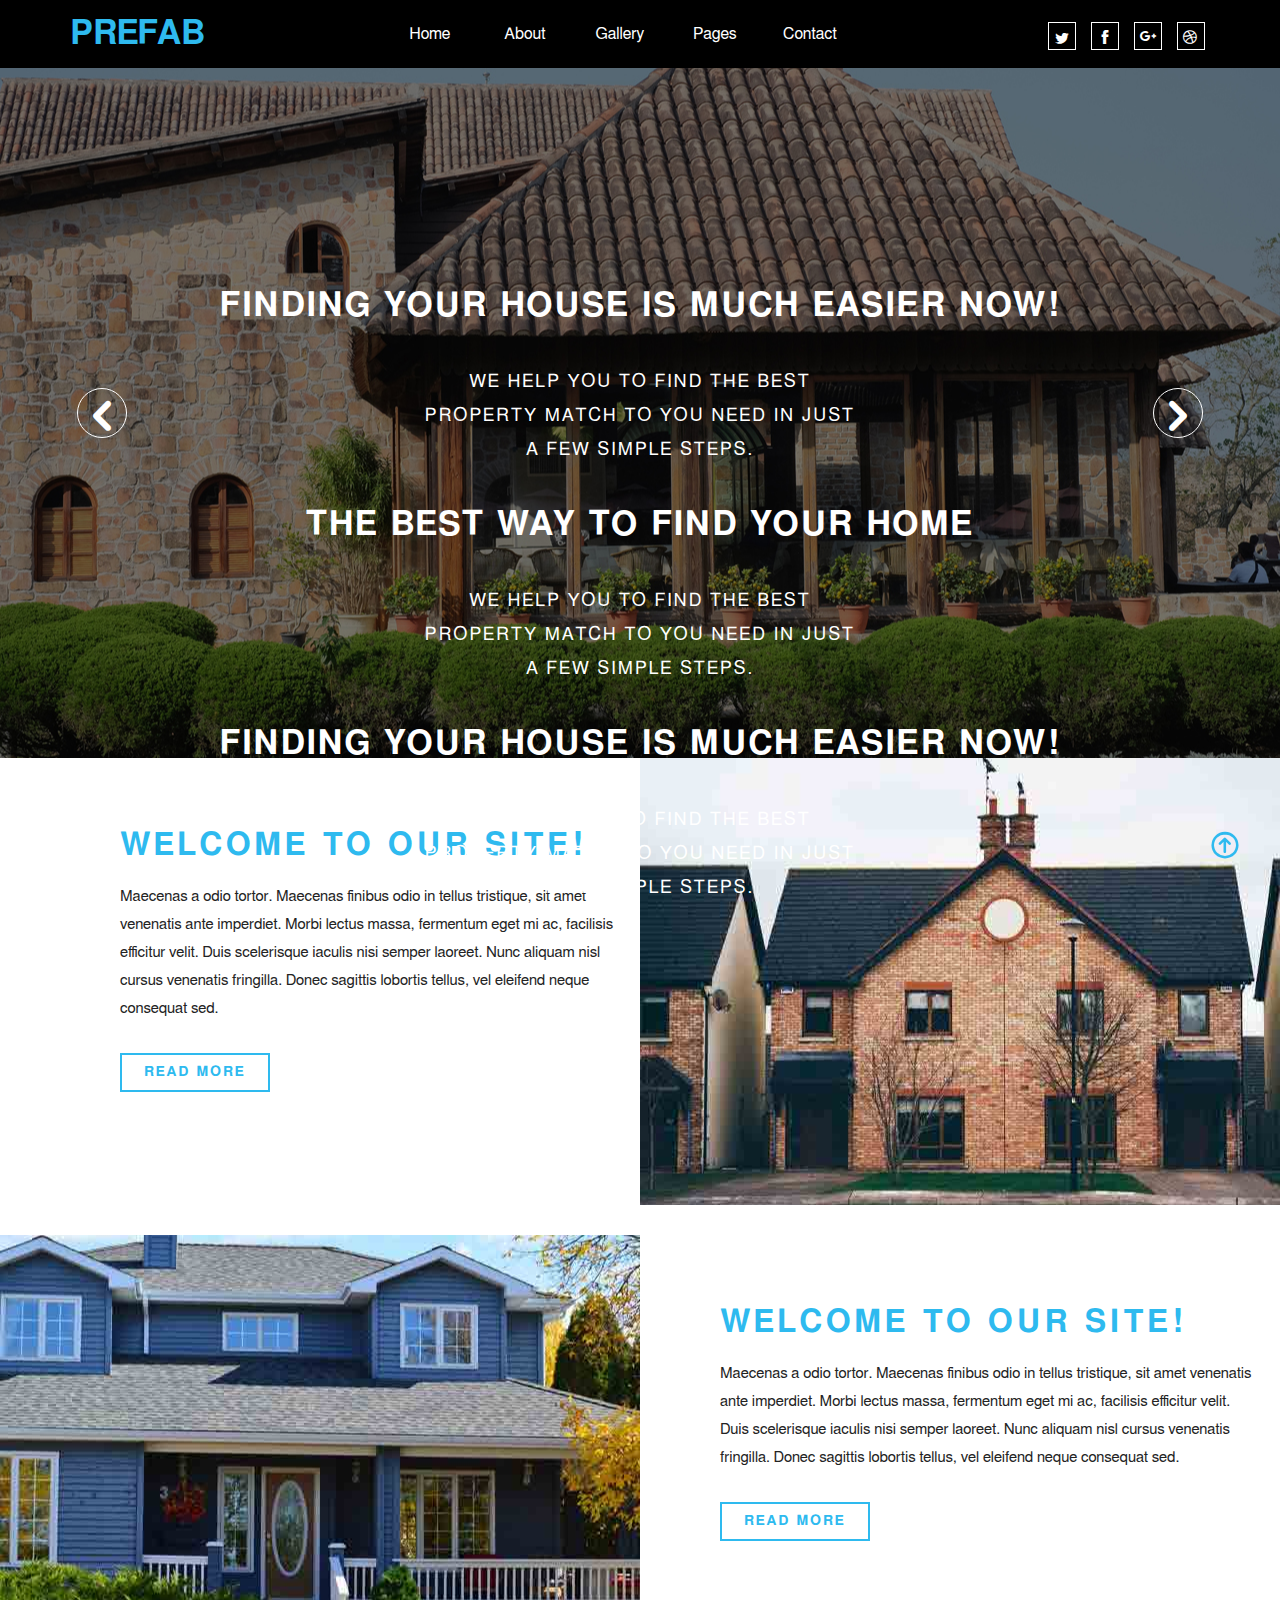
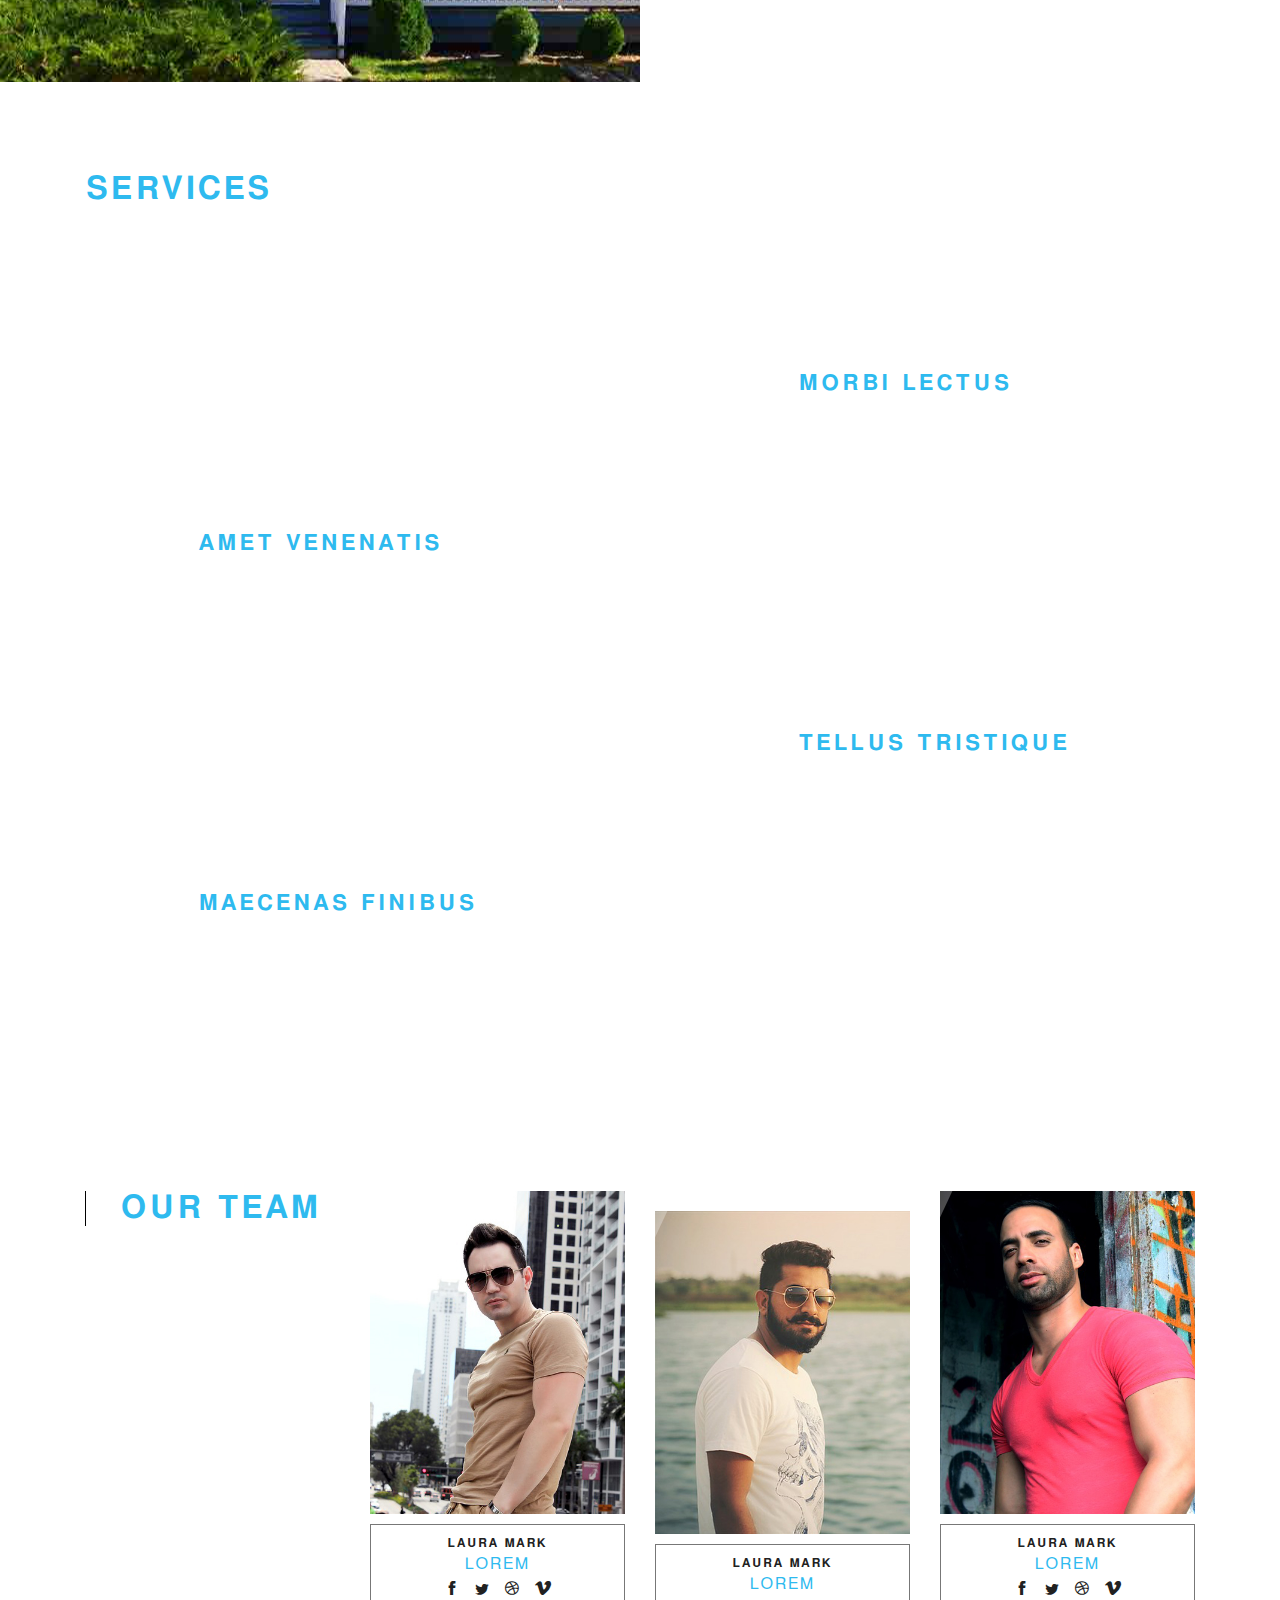
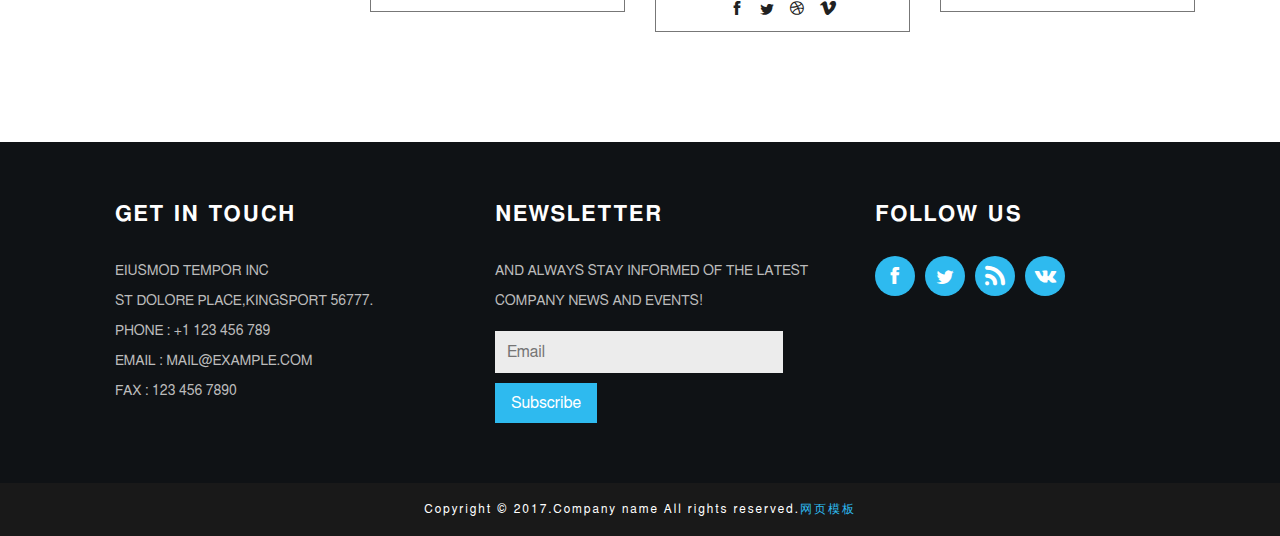
<file: index.html>
<!DOCTYPE html>
<html lang="en">
<head>
	<meta charset="UTF-8">
	<meta name="viewport" content="width=device-width,user-scalable=no,initial-scale=1.0,maximum-scale=1.0,minimum-scale=1.0">
	<meta http-equiv="X-UA-Compatible" content="ie=edge">
	<title>index</title>
    <link rel="stylesheet" href="css/index.css">
    <link rel="stylesheet" href="css/response.css">
    <link rel="stylesheet" href="iconfont/iconfont.css">
    <script src="js/animate.js"></script>
    <script src="js/rem.js"></script>
</head>
<body>
<!-- navigation -->
    <section>
    	<div class="top-nav">
    		<div class="container">
    			<div class="row">
    				<div class="navbar-header">
    					<h1><a href="index.html">Prefab</a></h1>
    				</div>
    				<div class="navbar-left">
    					<ul class="nav">
    						<li><a href="index.html">Home</a></li>
    						<li><a href="about.html">About</a></li>
    						<li><a href="gallery.html">Gallery</a></li>
    						<li><a href="typo.html">Pages</a></li>
    						<li><a href="contact.html">Contact</a></li>
    					</ul>
    				</div>
    				<span class="dropdown-menu">Menu</span>
    				<div class="navbar-right">
    					<ul class="socials">
    						<li><a href="" class="social-button iconfont icon-dribble"></a></li>
                            <li><a href="" class="social-button iconfont icon-google-plus"></a></li>
                            <li><a href="" class="social-button iconfont icon-facebook"></a></li>
                            <li><a href="" class="social-button iconfont icon-twitter"></a></li>
    					</ul>
    				</div>
    			</div>
    		</div>
    	</div>
    </section>	
<!-- //navigation -->
<!-- bannner -->
    <section>
        <div class="banner">
            <div class="banner-text">
                <ul class="slides">
                    <li>
                        <h2>Finding Your House is Much Easier now!</h2>
                        <h5>We help you to find the best property match to you need in just a few simple steps.</h5>
                    </li>
                    <li>
                        <h3>The Best Way To Find Your Home</h3>
                        <h5>We help you to find the best property match to you need in just a few simple steps.</h5>
                    </li>
                    <li>
                        <h3>Finding Your House is Much Easier now!</h3>
                        <h5>We help you to find the best property match to you need in just a few simple steps.</h5>
                    </li>
                </ul>
            </div>
            <ul class="slide-button">
                <li class="left iconfont icon-fanye-xiangzuo"></li>
                <li class="right iconfont icon-fanye-xiangyou"></li>
            </ul>
        </div>
    </section>
<!-- //bannner -->
<!-- welocme -->
    <section>
        <div class="welcome-top">
            <div class="container-fluid">
                <div class="row">
                    <div class="col-md-6 col-sm-12 col-xs-12 welcome-top-left">
                       <div class="welcome-left-top">
                          <h3>WELCOME TO OUR SITE!</h3>
                          <p>Maecenas a odio tortor. Maecenas finibus odio in tellus tristique, sit amet venenatis ante imperdiet. Morbi lectus massa, fermentum eget mi ac, facilisis efficitur velit. Duis scelerisque iaculis nisi semper laoreet. Nunc aliquam nisl cursus venenatis fringilla. Donec sagittis lobortis tellus, vel eleifend neque consequat sed.</p>
                          <div class="readmore"><a href="">Read More</a></div>
                       </div>
                    </div>
                    <div class="col-md-6 col-sm-12 col-xs-12 welcome-top-right"></div>
                </div>
            </div>
        </div>
        <div class="welcome-bottom">
            <div class="container-fluid">
                <div class="row">
                    <div class="col-md-6 col-sm-12 col-xs-12 welcome-bottom-left"></div>
                    <div class="col-md-6 col-sm-12 col-xs-12 welcome-bottom-right">
                       <div class="welcome-right-top">
                          <h3>WELCOME TO OUR SITE!</h3>
                          <p>Maecenas a odio tortor. Maecenas finibus odio in tellus tristique, sit amet venenatis ante imperdiet. Morbi lectus massa, fermentum eget mi ac, facilisis efficitur velit. Duis scelerisque iaculis nisi semper laoreet. Nunc aliquam nisl cursus venenatis fringilla. Donec sagittis lobortis tellus, vel eleifend neque consequat sed.</p>
                          <div class="readmore"><a href="">Read More</a></div>
                       </div>
                    </div>
                </div>
            </div>
        </div>
    </section>
<!-- //welocme -->
<!-- services -->
    <section>
        <div class="services">
            <div class="container">
                <div class="col-xs-12 services-top">
                    <h3>Services</h3>
                    <p>Maecenas a odio tortor. Maecenas finibus odio in tellus tristique, sit amet venenatis ante imperdiet. Morbi lectus massa, fermentum eget mi ac, facilisis efficitur velit. Duis scelerisque iaculis nisi semper laoreet.</p>
                </div>
                <div class="col-xs-12 services-rights">
                    <div class="services-left">
                       <div class="services-logo">
                           <i class="iconfont icon-cog" aria-hidden="true"></i>
                       </div>
                    </div>
                    <div class="services-right">
                       <h4>Morbi lectus</h4>
                       <p>Maecenas a odio tortor. Maecenas finibus odio in tellus tristique, sit amet venenatis ante imperdiet. Morbi lectus </p>
                    </div>
                </div>
                <div class="col-xs-12 services-lefts">
                     <div class="services-left">
                        <div class="services-logo">
                            <i class="iconfont icon-share-alt" aria-hidden="true"></i>
                        </div>
                     </div>
                     <div class="services-right">
                        <h4>amet venenatis</h4>
                        <p>Maecenas a odio tortor. Maecenas finibus odio in tellus tristique, sit amet venenatis ante imperdiet. Morbi lectus </p>
                     </div>
                </div>
                <div class="col-xs-12 services-rights">
                    <div class="services-left">
                       <div class="services-logo">
                           <i class="iconfont icon-server" aria-hidden="true"></i>
                       </div>
                    </div>
                    <div class="services-right">
                       <h4>tellus tristique</h4>
                       <p>Maecenas a odio tortor. Maecenas finibus odio in tellus tristique, sit amet venenatis ante imperdiet. Morbi lectus </p>
                    </div>
                </div>
                <div class="col-xs-12 services-lefts">
                     <div class="services-left">
                        <div class="services-logo">
                            <i class="iconfont icon-anchor" aria-hidden="true"></i>
                        </div>
                     </div>
                     <div class="services-right">
                        <h4>Maecenas finibus</h4>
                        <p>Maecenas a odio tortor. Maecenas finibus odio in tellus tristique, sit amet venenatis ante imperdiet. Morbi lectus </p>
                     </div>
                </div>
            </div>
        </div>
    </section>
<!-- //services -->
<!-- team -->
    <section>
        <div class="team">
            <div class="container">
                <div class="team-grids">
                    <div class="col-lg-3 col-md-3 col-sm-6 col-xs-12 team-grid">
                        <div class="team-top">
                            <h3>Our Team</h3>
                        </div>
                    </div>
                    <div class="col-lg-3 col-md-3 col-sm-6 col-xs-12 team-grid">
                        <div class="hover">
                            <figure><img src="img/t2.jpg" alt=" " class="img-responsive" /></figure>
                        </div>
                        <div class="team-tt">
                            <h4>Laura Mark</h4>
                            <p>Lorem</p>
                            <ul class="social-list">
                            <li><a href="" class="facebook"><i class="iconfont icon-facebook"></i></a></li>
                            <li><a href="" class="twitter"><i class="iconfont icon-twitter"></i></a></li>
                            <li><a href="" class="dribble"><i class="iconfont icon-dribble"></i></a></li>
                            <li><a href="" class="vimeo"><i class="iconfont icon-vimeo"></i></a></li>
                        </ul>
                        </div>
                    </div>
                    <div class="col-lg-3 col-md-3 col-sm-6 col-xs-12 team-grid">
                        <div class="hover">
                            <figure><img src="img/t3.jpg" alt=" " class="img-responsive" /></figure>
                        </div>
                        <div class="team-tt">
                            <h4>Laura Mark</h4>
                            <p>Lorem</p>
                            <ul class="social-list">
                            <li><a href="" class="facebook"><i class="iconfont icon-facebook"></i></a></li>
                            <li><a href="" class="twitter"><i class="iconfont icon-twitter"></i></a></li>
                            <li><a href="" class="dribble"><i class="iconfont icon-dribble"></i></a></li>
                            <li><a href="" class="vimeo"><i class="iconfont icon-vimeo"></i></a></li>
                        </ul>
                        </div>
                    </div>
                    <div class="col-lg-3 col-md-3 col-sm-6 col-xs-12 team-grid">
                        <div class="hover">
                            <figure><img src="img/t4.jpg" alt=" " class="img-responsive" /></figure>
                        </div>
                        <div class="team-tt">
                            <h4>Laura Mark</h4>
                            <p>Lorem</p>
                            <ul class="social-list">
                            <li><a href="" class="facebook"><i class="iconfont icon-facebook"></i></a></li>
                            <li><a href="" class="twitter"><i class="iconfont icon-twitter"></i></a></li>
                            <li><a href="" class="dribble"><i class="iconfont icon-dribble"></i></a></li>
                            <li><a href="" class="vimeo"><i class="iconfont icon-vimeo"></i></a></li>
                        </ul>
                        </div>
                    </div>
                </div>
            </div>
        </div>
    </section>
<!-- //team -->
<!-- footer -->
    <section>
        <div class="footer">
            <div class="container">
                <div class="footer-grids">
                    <div class="col-md-4 col-sm-12 col-xs-12 footer-grid">
                        <div class="footer-top">
                            <div class="footer-grid-heading">
                                <h4>Get In Touch</h4>
                            </div>
                            <div class="footer-grid-info">
                                <p>Eiusmod Tempor inc
                                   <span>St Dolore Place,Kingsport 56777.</span>
                                </p>
                                <p class="phone">Phone : +1 123 456 789
                                    <span>Email : <a href="mailto:example@email.com">mail@example.com</a>
                                    </span>
                                    <span>FAX : <a href="mailto:example@email.com">123 456 7890</a></span>
                                </p>
                            </div>
                        </div>
                    </div>
                    <div class="col-md-4 col-sm-12 col-xs-12 footer-grid">
                        <div class="footer-top">
                            <div class="footer-grid-heading">
                                <h4>Newsletter</h4>
                            </div>
                            <div class="footer-grid-info">
                                <p>AND ALWAYS STAY INFORMED OF THE LATEST COMPANY NEWS AND EVENTS!</p>
                            </div>
                            <div class="subscribe-form">
                                <form action="">
                                    <input type="text" placeholder="Email" name="email">
                                    <button class="btn1">Subscribe</button>
                                </form>
                            </div>
                        </div>
                    </div>
                    <div class="col-md-4 col-sm-12 col-xs-12 footer-grid">
                        <div class="footer-top">
                            <div class="footer-grid-heading">
                                <h4>Follow Us</h4>
                            </div>
                            <div class="social">
                                <ul>
                                    <li><a href="#"><i class="iconfont icon-facebook"></i></a></li>
                                    <li><a href="#"><i class="iconfont icon-twitter"></i></a></li>
                                    <li><a href="#"><i class="iconfont icon-rss"></i></a></li>
                                    <li><a href="#"><i class="iconfont icon-vk"></i></a></li>
                                </ul>
                            </div>
                        </div>
                    </div>
                </div>
            </div>
        </div>
    </section>
<!-- //footer -->
<!-- copyright -->
    <section>
        <div class="copyright">
           <div class="container">
               <p>Copyright &copy; 2017.Company name All rights reserved.<a target="_blank" href="http://sc.chinaz.com/moban/">&#x7F51;&#x9875;&#x6A21;&#x677F;</a></p>
           </div>
        </div>
    </section>
<!-- //copyright -->
    <section>
        <div class="top-button"><span class="iconfont icon-dingbu"></span></div>
    </section>
</body>
</html>
</file>
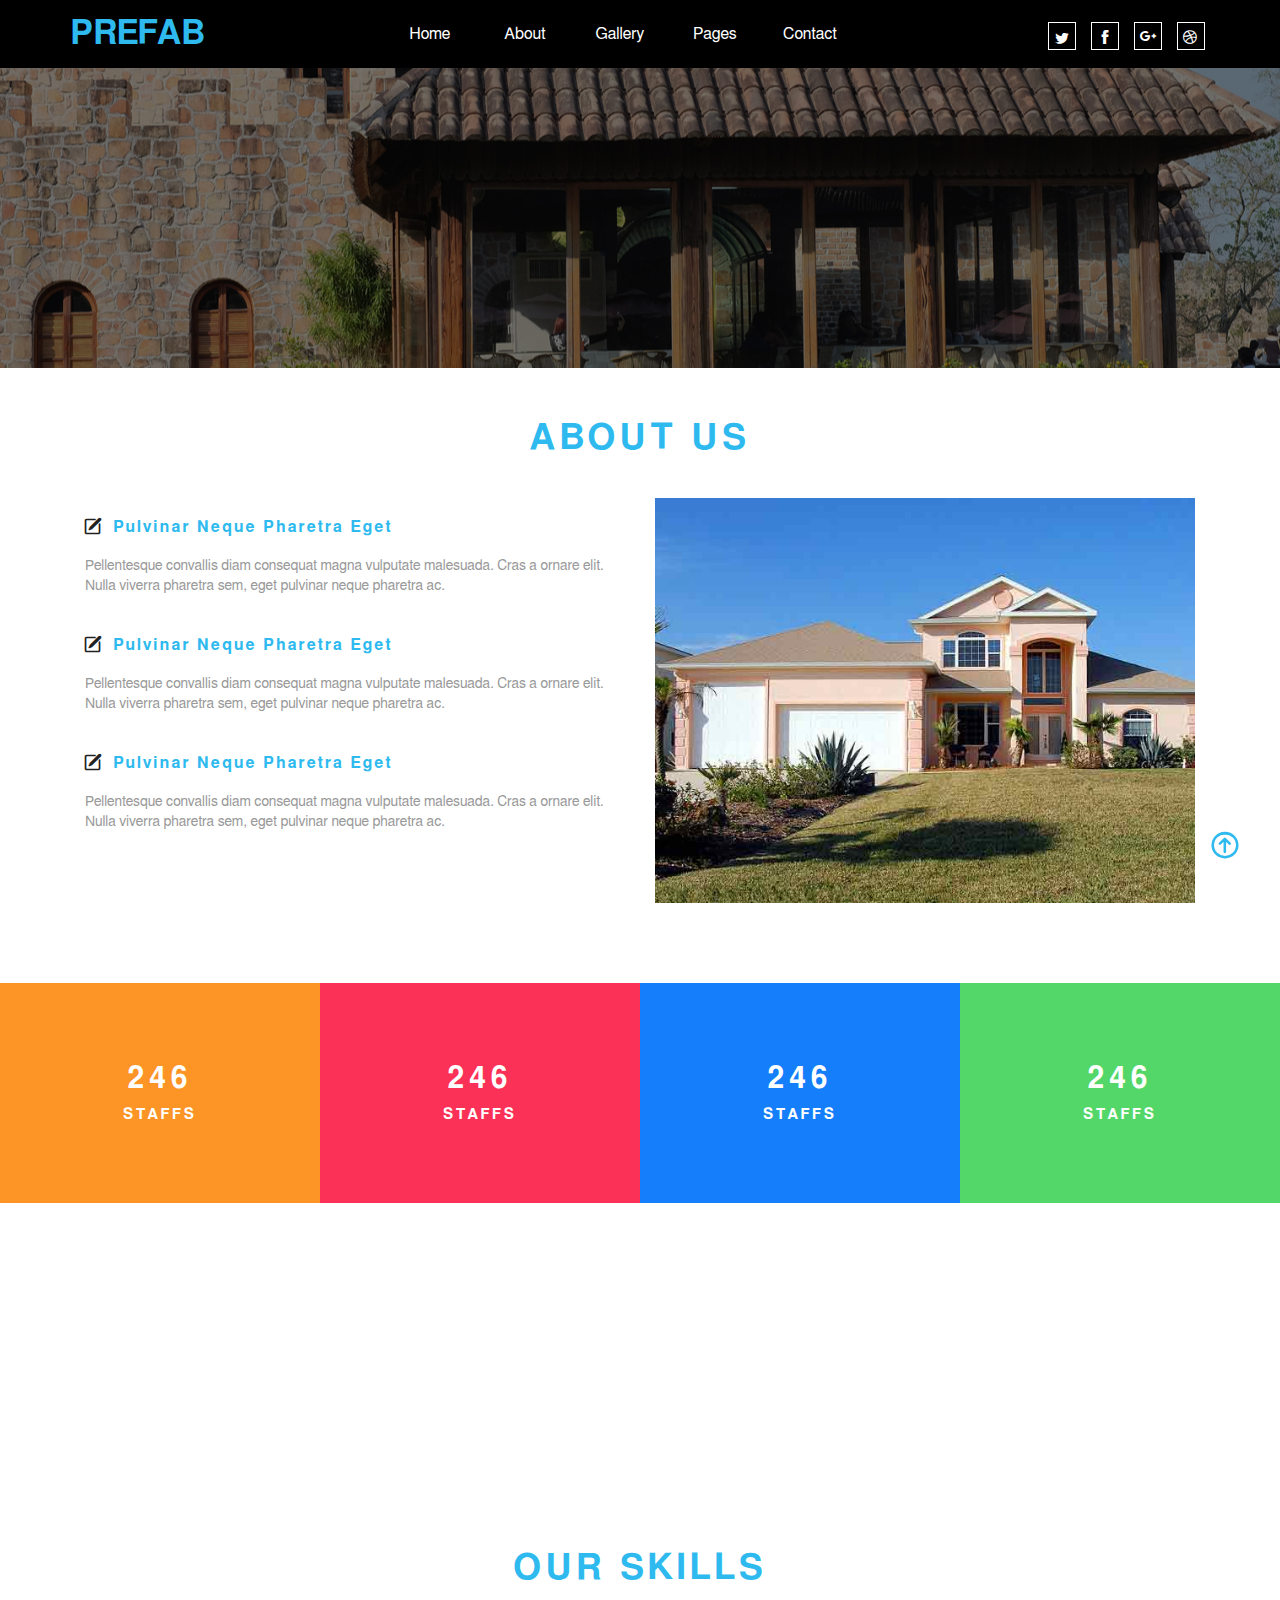
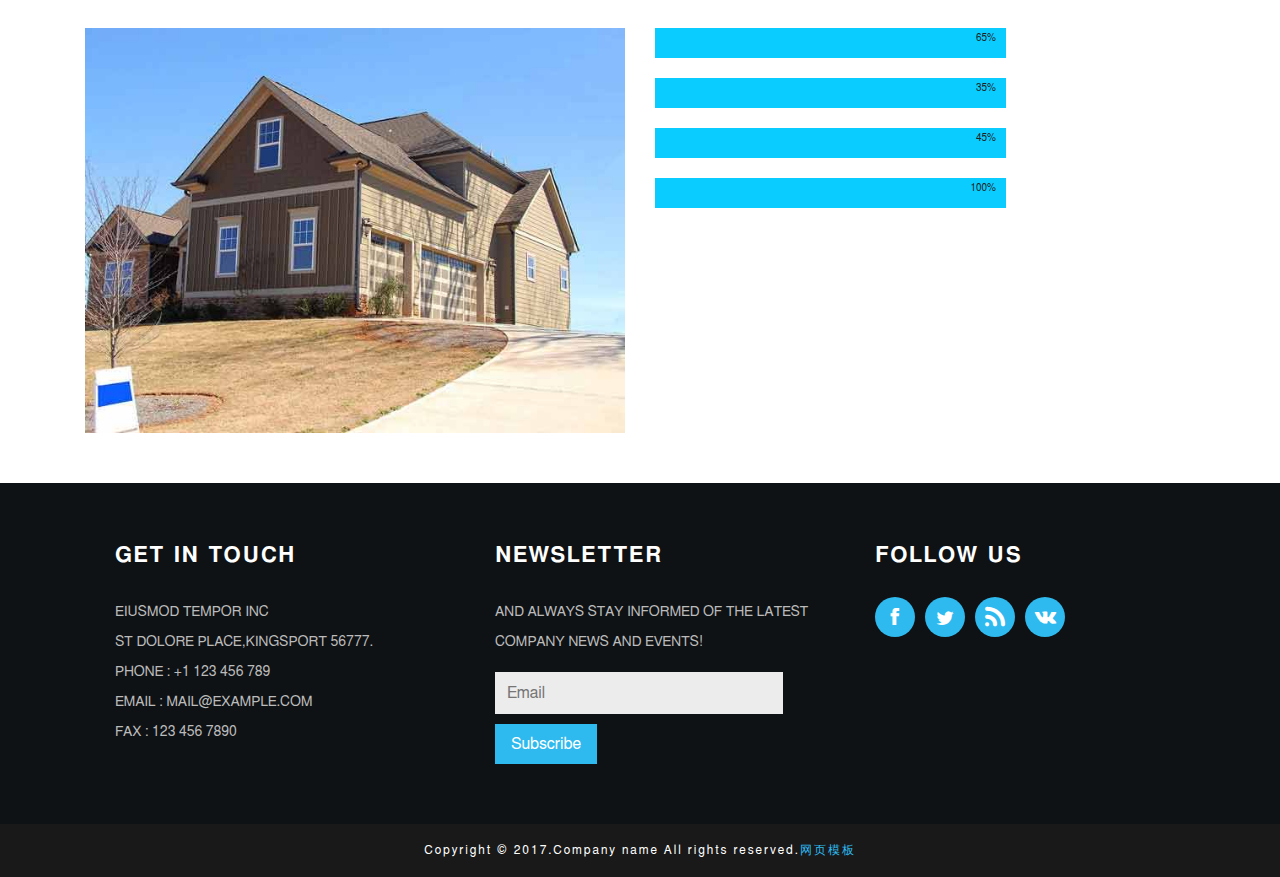
<file: about.html>
<!DOCTYPE html>
<html lang="en">
<head>
	<meta charset="UTF-8">
	<meta name="viewport" content="width=device-width,user-scalable=no,initial-scale=1.0,maximum-scale=1.0,minimum-scale=1.0">
	<meta http-equiv="X-UA-Compatible" content="ie=edge">
	<title>about</title>
	<link rel="stylesheet" href="css/about.css">
  <link rel="stylesheet" href="css/response.css">
  <link rel="stylesheet" href="iconfont/iconfont.css">
  <script src="js/animate.js"></script>
  <script src="js/rem.js"></script>
</head>
<body>
<!-- navigation -->
    <section>
    	<div class="top-nav">
    		<div class="container">
    			<div class="row">
    				<div class="navbar-header">
    					<h1><a href="index.html">Prefab</a></h1>
    				</div>
    				<div class="navbar-left">
    					<ul class="nav">
    						<li><a href="index.html">Home</a></li>
                <li><a href="about.html">About</a></li>
                <li><a href="gallery.html">Gallery</a></li>
                <li><a href="typo.html">Pages</a></li>
                <li><a href="contact.html">Contact</a></li>
    					</ul>
    				</div>
    				<span class="dropdown-menu">Menu</span>
    				<div class="navbar-right">
    					<ul class="socials">
    						<li><a href="" class="social-button iconfont icon-dribble"></a></li>
                            <li><a href="" class="social-button iconfont icon-google-plus"></a></li>
                            <li><a href="" class="social-button iconfont icon-facebook"></a></li>
                            <li><a href="" class="social-button iconfont icon-twitter"></a></li>
    					</ul>
    				</div>
    			</div>
    		</div>
    	</div>
    </section>	
<!-- //navigation -->
<!-- banner -->
    <section>
    	<div class="banner"></div>
    </section>
<!-- //banner -->
<!-- about -->
  <!-- course -->
     <section>
  	    <div class="course">
  	    	<div class="container">
  	    		<div class="heading">
					<h2 class="head">About Us</h2>
				</div>
				<div class="course-grids">
					<div class="col-lg-6 col-md-6 course-left">
						<div class="course-left-grids">
							<div class="course-left-grid">
								<h3><i class="iconfont icon-pencil"></i>pulvinar neque pharetra eget</h3>
								<p>Pellentesque convallis diam consequat magna vulputate malesuada. 
								Cras a ornare elit. Nulla viverra pharetra sem, eget pulvinar neque pharetra ac.</p>
							</div>
							<div class="course-left-grid">
								<h3><i class="iconfont icon-pencil"></i>pulvinar neque pharetra eget</h3>
								<p>Pellentesque convallis diam consequat magna vulputate malesuada. 
								Cras a ornare elit. Nulla viverra pharetra sem, eget pulvinar neque pharetra ac.</p>
							</div>
							<div class="course-left-grid">
								<h3><i class="iconfont icon-pencil"></i>pulvinar neque pharetra eget</h3>
								<p>Pellentesque convallis diam consequat magna vulputate malesuada. 
								Cras a ornare elit. Nulla viverra pharetra sem, eget pulvinar neque pharetra ac.</p>
							</div>
						</div>
					</div>
					<div class="col-lg-6 col-md-6 col-sm-12 col-xs-12 course-right">
						<img src="img/g2.jpg" alt=" ">
					</div>
				</div>
  	    	</div>
  	    </div>
     </section>
  <!-- courses -->
  <!-- stats -->
      <section>
  	    <div class="stats">
  		<!-- <div class="container"> -->
  			<div class="col-lg-3 col-md-3 col-sm-3 col-xs-12 stats-left counter-grid">
  				<p class="counter">246</p>
			    <h3>Staffs</h3>
  			</div>
  			<div class="col-lg-3 col-md-3 col-sm-3 col-xs-12 stats-left counter-grid1">
  				<p class="counter">246</p>
			    <h3>Staffs</h3>
  			</div>
  			<div class="col-lg-3 col-md-3 col-sm-3 col-xs-12 stats-left counter-grid2">
  				<p class="counter">246</p>
			    <h3>Staffs</h3>
  			</div>
  			<div class="col-lg-3 col-md-3 col-sm-3 col-xs-12 stats-left counter-grid3">
  				<p class="counter">246</p>
			    <h3>Staffs</h3>
  			</div>
  		<!-- </div> -->
  	   </div>
      </section>
  <!-- //stats -->
  <!-- stats-bottom-banner -->
      <section>
      	<div class="stats-bottom-banner">
      		<div class="container">
      			<h3>the whole purpose of <span>education</span> is to turn mirrors into windows</h3>
			    <p>Nunc in dolor hendrerit, pellentesque mi ac, accumsan nunc. Vestibulum sapien lacus, 
				auctor sed ullamcorper id, aliquam molestie dui. Proin faucibus 
				ullamcorper erat id interdum.</p>
      		</div>
      	</div>
      </section>
  <!-- //stats-bottom-banner -->
  <!-- stats-bottom -->
      <section>
      	<div class="team">
      		<div class="container">
      			<div class="heading">
      				<h3 class="head">Our Skills</h3>
      			</div>
      			<div class="team-grids">
      				<div class="col-lg-6 col-md-6 team-gird-left">
      					<img src="img/g3.jpg" alt=" ">
      				</div>
      				<div class="col-lg-6 col-md-6 team-grid-right">
      					<div class="group">
      						<div class="bar-group thin" label="Building Design" value="230">
      							<div class="bar-group-pos">
      								<p>65%</p>
      							</div>
      						</div>
      						<div class="bar-group thin" label="Building Design" value="130">
      							<div class="bar-group-pos">
      								<p>35%</p>
      							</div>
      						</div>
      						<div class="bar-group thin" label="Building Design" value="160">
      							<div class="bar-group-pos">
      								<p>45%</p>
      							</div>
      						</div>
      						<div class="bar-group thin" label="Building Design" value="340">
      							<div class="bar-group-pos">
      								<p>100%</p>
      							</div>
      						</div>
      					</div>
      				</div>
      			</div>
      		</div>
      	</div>
      </section>
  <!-- //stats-bottom -->
<!-- //about -->
<!-- footer -->
    <section>
        <div class="footer">
            <div class="container">
                <div class="footer-grids">
                    <div class="col-md-4 col-sm-12 col-xs-12 footer-grid">
                        <div class="footer-top">
                            <div class="footer-grid-heading">
                                <h4>Get In Touch</h4>
                            </div>
                            <div class="footer-grid-info">
                                <p>Eiusmod Tempor inc
                                   <span>St Dolore Place,Kingsport 56777.</span>
                                </p>
                                <p class="phone">Phone : +1 123 456 789
                                    <span>Email : <a href="mailto:example@email.com">mail@example.com</a>
                                    </span>
                                    <span>FAX : <a href="mailto:example@email.com">123 456 7890</a></span>
                                </p>
                            </div>
                        </div>
                    </div>
                    <div class="col-md-4 col-sm-12 col-xs-12 footer-grid">
                        <div class="footer-top">
                            <div class="footer-grid-heading">
                                <h4>Newsletter</h4>
                            </div>
                            <div class="footer-grid-info">
                                <p>AND ALWAYS STAY INFORMED OF THE LATEST COMPANY NEWS AND EVENTS!</p>
                            </div>
                            <div class="subscribe-form">
                                <form action="">
                                    <input type="text" placeholder="Email" name="email">
                                    <button class="btn1">Subscribe</button>
                                </form>
                            </div>
                        </div>
                    </div>
                    <div class="col-md-4 col-sm-12 col-xs-12 footer-grid">
                        <div class="footer-top">
                            <div class="footer-grid-heading">
                                <h4>Follow Us</h4>
                            </div>
                            <div class="social">
                                <ul>
                                    <li><a href="#"><i class="iconfont icon-facebook"></i></a></li>
                                    <li><a href="#"><i class="iconfont icon-twitter"></i></a></li>
                                    <li><a href="#"><i class="iconfont icon-rss"></i></a></li>
                                    <li><a href="#"><i class="iconfont icon-vk"></i></a></li>
                                </ul>
                            </div>
                        </div>
                    </div>
                </div>
            </div>
        </div>
    </section>
<!-- //footer -->
<!-- copyright -->
    <section>
        <div class="copyright">
           <div class="container">
               <p>Copyright &copy; 2017.Company name All rights reserved.<a target="_blank" href="http://sc.chinaz.com/moban/">&#x7F51;&#x9875;&#x6A21;&#x677F;</a></p>
           </div>
        </div>
    </section>
<!-- //copyright -->
    <section>
        <div class="top-button"><span class="iconfont icon-dingbu"></span></div>
    </section>
</body>
</html>
</file>
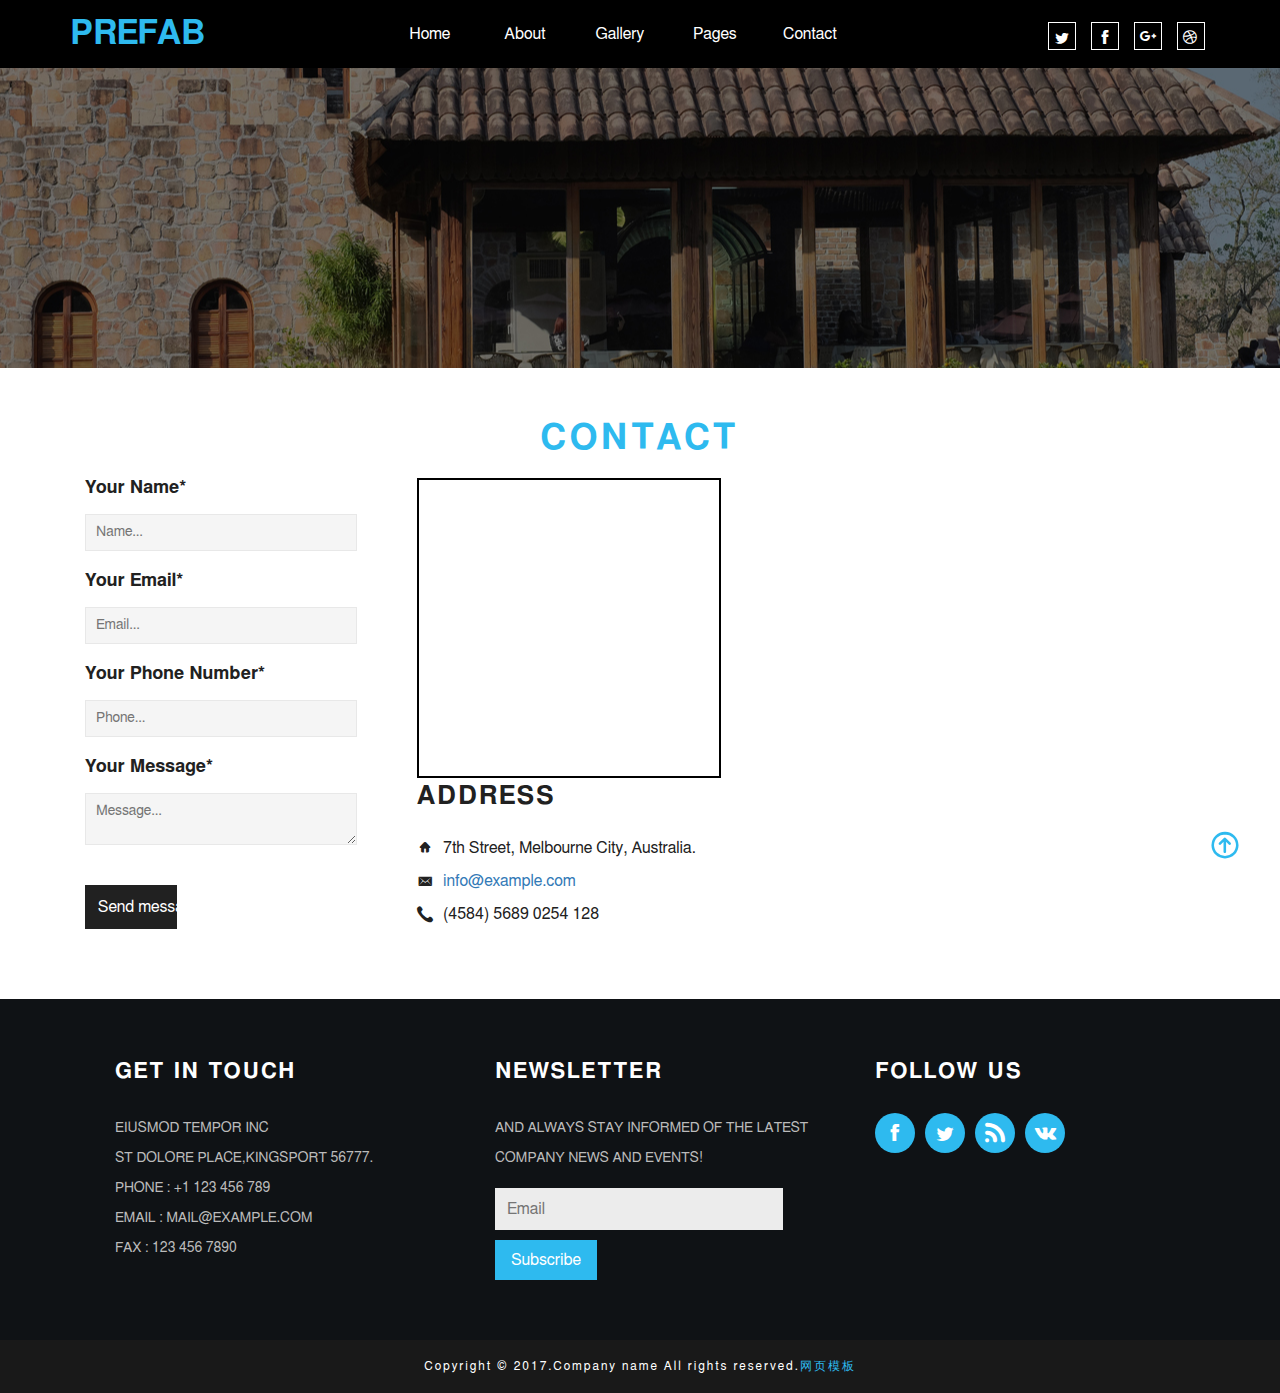
<file: contact.html>
<!DOCTYPE html>
<html lang="en">
<head>
	<meta charset="UTF-8">
	<meta name="viewport" content="width=device-width,user-scalable=no,initial-scale=1.0,maximum-scale=1.0,minimum-scale=1.0">
	<meta http-equiv="X-UA-Compatible" content="ie=edge">
	<title>contact</title>
	<link rel="stylesheet" href="css/contact.css">
    <link rel="stylesheet" href="css/response.css">
    <link rel="stylesheet" href="iconfont/iconfont.css">
    <script src="js/animate.js"></script>
    <script src="js/rem.js"></script>
</head>
<body>
<!-- navigation -->
    <section>
    	<div class="top-nav">
    		<div class="container">
    			<div class="row">
    				<div class="navbar-header">
    					<h1><a href="index.html">Prefab</a></h1>
    				</div>
    				<div class="navbar-left">
    					<ul class="nav">
    						<li><a href="index.html">Home</a></li>
                            <li><a href="about.html">About</a></li>
                            <li><a href="gallery.html">Gallery</a></li>
                            <li><a href="typo.html">Pages</a></li>
                            <li><a href="contact.html">Contact</a></li>
    					</ul>
    				</div>
    				<span class="dropdown-menu">Menu</span>
    				<div class="navbar-right">
    					<ul class="socials">
    						<li><a href="" class="social-button iconfont icon-dribble"></a></li>
                            <li><a href="" class="social-button iconfont icon-google-plus"></a></li>
                            <li><a href="" class="social-button iconfont icon-facebook"></a></li>
                            <li><a href="" class="social-button iconfont icon-twitter"></a></li>
    					</ul>
    				</div>
    			</div>
    		</div>
    	</div>
    </section>	
<!-- //navigation -->
<!-- banner -->
    <section>
    	<div class="banner"></div>
    </section>
<!-- //banner -->
<!-- mail -->
    <section>
    	<div class="mail">
    		<div class="container">
    			<div class="heading">
    				<h2 class="head">Contact</h2>
    			</div>
    			<div class="mail-grids">
    				<div class="col-md-7 col-sm-12 col-xs-12  mail-grid-left">
    					<form action="#" method="post">
							<h4>Your Name*</h4>
							<input type="text" name="Name" placeholder="Name..." required="">
							<h4>Your Email*</h4>
							<input type="email" name="Email" placeholder="Email..." required="">
							<h4>Your Phone Number*</h4>
							<input type="text" name="Phone" placeholder="Phone..." required="">
							<h4>Your Message*</h4>
							<textarea placeholder="Message..." name="Message"></textarea>
							<input type="submit" id="submit" value="Send message">
						</form>
    				</div>
    				<div class="col-md-5 col-sm-12 col-xs-12 mail-grid-right">
    					<div class="map">
    						<iframe src="" frameborder="0"></iframe>
    					</div>
    					<div class="address">
    						<h3>Address</h3>
    						<ul>
    							<li><span class="iconfont icon-home"></span>7th Street, Melbourne City, Australia.</li>
    							<li><span class="iconfont icon-xinfeng"><a href="mailto:info@example.com">info@example.com</a></span></li>
    							<li><span class="iconfont icon-iconfontcolor39"></span>(4584) 5689 0254 128</li>
    						</ul>
    					</div>
    				</div>
    			</div>
    		</div>
    	</div>
    </section>
<!-- //mail -->
<!-- footer -->
    <section>
        <div class="footer">
            <div class="container">
                <div class="footer-grids">
                    <div class="col-md-4 col-sm-12 col-xs-12 footer-grid">
                        <div class="footer-top">
                            <div class="footer-grid-heading">
                                <h4>Get In Touch</h4>
                            </div>
                            <div class="footer-grid-info">
                                <p>Eiusmod Tempor inc
                                   <span>St Dolore Place,Kingsport 56777.</span>
                                </p>
                                <p class="phone">Phone : +1 123 456 789
                                    <span>Email : <a href="mailto:example@email.com">mail@example.com</a>
                                    </span>
                                    <span>FAX : <a href="mailto:example@email.com">123 456 7890</a></span>
                                </p>
                            </div>
                        </div>
                    </div>
                    <div class="col-md-4 col-sm-12 col-xs-12 footer-grid">
                        <div class="footer-top">
                            <div class="footer-grid-heading">
                                <h4>Newsletter</h4>
                            </div>
                            <div class="footer-grid-info">
                                <p>AND ALWAYS STAY INFORMED OF THE LATEST COMPANY NEWS AND EVENTS!</p>
                            </div>
                            <div class="subscribe-form">
                                <form action="">
                                    <input type="text" placeholder="Email" name="email">
                                    <button class="btn1">Subscribe</button>
                                </form>
                            </div>
                        </div>
                    </div>
                    <div class="col-md-4 col-sm-12 col-xs-12 footer-grid">
                        <div class="footer-top">
                            <div class="footer-grid-heading">
                                <h4>Follow Us</h4>
                            </div>
                            <div class="social">
                                <ul>
                                    <li><a href="#"><i class="iconfont icon-facebook"></i></a></li>
                                    <li><a href="#"><i class="iconfont icon-twitter"></i></a></li>
                                    <li><a href="#"><i class="iconfont icon-rss"></i></a></li>
                                    <li><a href="#"><i class="iconfont icon-vk"></i></a></li>
                                </ul>
                            </div>
                        </div>
                    </div>
                </div>
            </div>
        </div>
    </section>
<!-- //footer -->
<!-- copyright -->
    <section>
        <div class="copyright">
           <div class="container">
               <p>Copyright &copy; 2017.Company name All rights reserved.<a target="_blank" href="http://sc.chinaz.com/moban/">&#x7F51;&#x9875;&#x6A21;&#x677F;</a></p>
           </div>
        </div>
    </section>
<!-- //copyright -->
    <section>
        <div class="top-button"><span class="iconfont icon-dingbu"></span></div>
    </section>
</body>
</html>
</file>
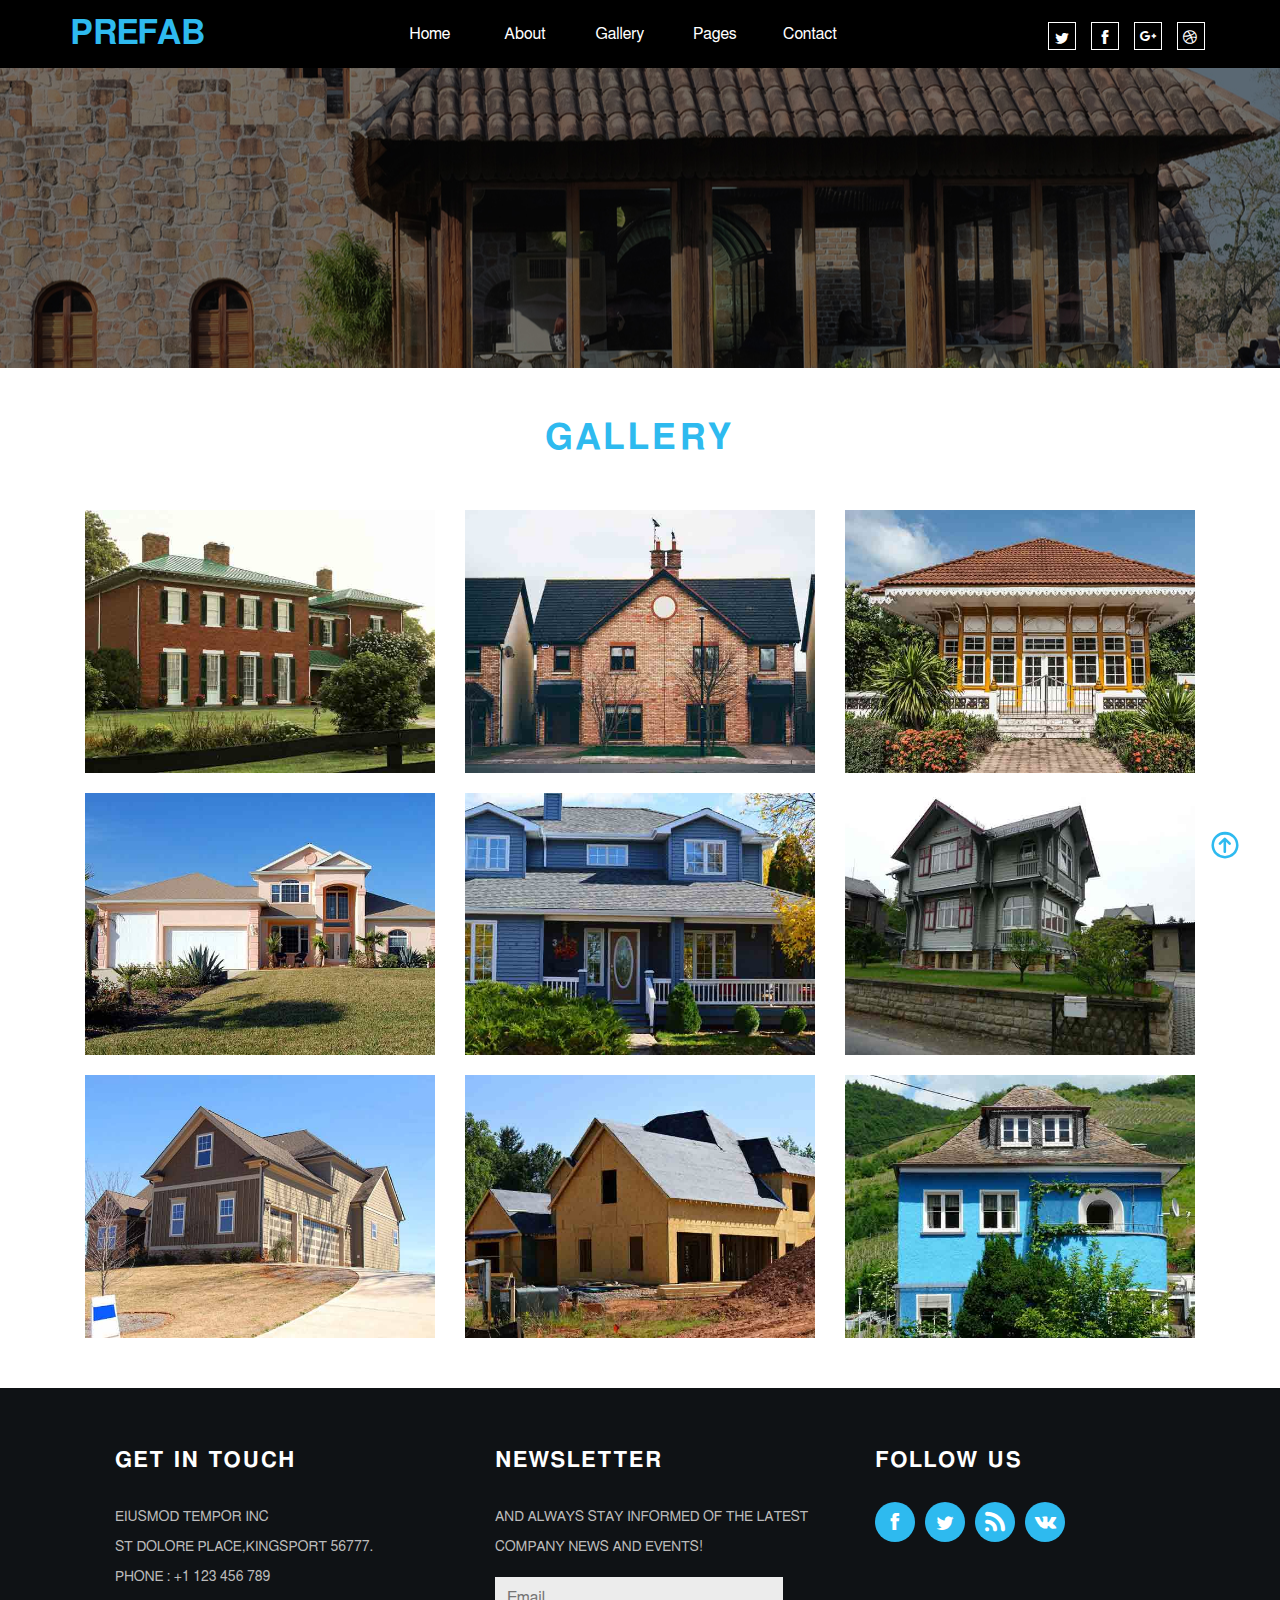
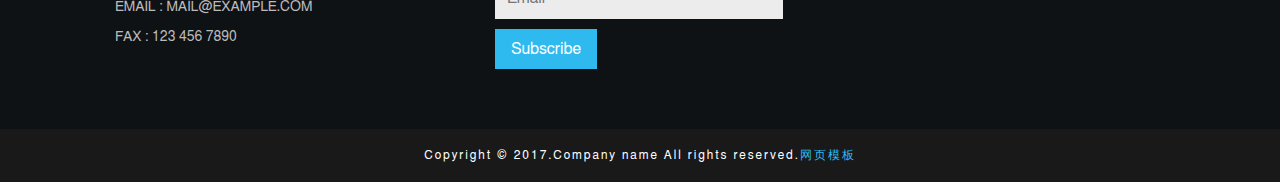
<file: gallery.html>
<!DOCTYPE html>
<html lang="en">
<head>
	<meta charset="UTF-8">
	<meta name="viewport" content="width=device-width,user-scalable=no,initial-scale=1.0,maximum-scale=1.0,minimum-scale=1.0">
	<meta http-equiv="X-UA-Compatible" content="ie=edge">
	<title>gallery</title>
	<link rel="stylesheet" href="css/gallery.css">
    <link rel="stylesheet" href="css/response.css">
    <link rel="stylesheet" href="iconfont/iconfont.css">
    <script src="js/animate.js"></script>
    <script src="js/rem.js"></script>
</head>
<body>
<!-- navigation -->
    <section>
    	<div class="top-nav">
    		<div class="container">
    			<div class="row">
    				<div class="navbar-header">
    					<h1><a href="index.html">Prefab</a></h1>
    				</div>
    				<div class="navbar-left">
    					<ul class="nav">
    						<li><a href="index.html">Home</a></li>
                            <li><a href="about.html">About</a></li>
                            <li><a href="gallery.html">Gallery</a></li>
                            <li><a href="typo.html">Pages</a></li>
                            <li><a href="contact.html">Contact</a></li>
    					</ul>
    				</div>
    				<span class="dropdown-menu">Menu</span>
    				<div class="navbar-right">
    					<ul class="socials">
    						<li><a href="" class="social-button iconfont icon-dribble"></a></li>
                            <li><a href="" class="social-button iconfont icon-google-plus"></a></li>
                            <li><a href="" class="social-button iconfont icon-facebook"></a></li>
                            <li><a href="" class="social-button iconfont icon-twitter"></a></li>
    					</ul>
    				</div>
    			</div>
    		</div>
    	</div>
    </section>	
<!-- //navigation -->
<!-- banner -->
    <section>
    	<div class="banner"></div>
    </section>
<!-- //banner -->
<!-- portfolio -->
    <section>
    	<div class="gallery">
    		<div class="container">
    			<div class="heading">
    				<h2 class="head">Gallery</h2>
    			</div>
    			<div class="gallery-grids">
    				<div class="col-lg-4 col-md-4 col-sm-12 col-xs-12 gallery-grid">
    					<div class="gallery-grid1">
                            <div class="team-grid">
                                <div class="port-head">
                                    <h3>Prefab</h3>
                                </div>
                                <img src="img/g10.jpg" alt=""> 
                                <div class="zhezhao"></div> 
                            </div>
    					</div>
                        <div class="gallery-grid1">
                            <div class="team-grid">
                                <div class="port-head">
                                    <h3>Prefab</h3>
                                </div>
                                <img src="img/g2.jpg" alt=""> 
                                <div class="zhezhao"></div> 
                            </div>
                        </div>
                        <div class="gallery-grid1">
                            <div class="team-grid">
                                <div class="port-head">
                                    <h3>Prefab</h3>
                                </div>
                                <img src="img/g3.jpg" alt=""> 
                                <div class="zhezhao"></div> 
                            </div>
                        </div>
    				</div>
                    <div class="col-lg-4 col-md-4 col-sm-12 col-xs-12 gallery-grid">
                        <div class="gallery-grid1">
                            <div class="team-grid">
                                <div class="port-head">
                                    <h3>Prefab</h3>
                                </div>
                                <img src="img/g4.jpg" alt=""> 
                                <div class="zhezhao"></div> 
                            </div>
                        </div>
                        <div class="gallery-grid1">
                            <div class="team-grid">
                                <div class="port-head">
                                    <h3>Prefab</h3>
                                </div>
                                <img src="img/g5.jpg" alt=""> 
                                <div class="zhezhao"></div> 
                            </div>
                        </div>
                        <div class="gallery-grid1">
                            <div class="team-grid">
                                <div class="port-head">
                                    <h3>Prefab</h3>
                                </div>
                                <img src="img/g6.jpg" alt=""> 
                                <div class="zhezhao"></div> 
                            </div>
                        </div>
                    </div>
                    <div class="col-lg-4 col-md-4 col-sm-12 col-xs-12 gallery-grid">
                        <div class="gallery-grid1">
                            <div class="team-grid">
                                <div class="port-head">
                                    <h3>Prefab</h3>
                                </div>
                                <img src="img/g7.jpg" alt=""> 
                                <div class="zhezhao"></div> 
                            </div>
                        </div>
                        <div class="gallery-grid1">
                            <div class="team-grid">
                                <div class="port-head">
                                    <h3>Prefab</h3>
                                </div>
                                <img src="img/g8.jpg" alt=""> 
                                <div class="zhezhao"></div> 
                            </div>
                        </div>
                        <div class="gallery-grid1">
                            <div class="team-grid">
                                <div class="port-head">
                                    <h3>Prefab</h3>
                                </div>
                                <img src="img/g9.jpg" alt=""> 
                                <div class="zhezhao"></div> 
                            </div>
                        </div>
                    </div>
    			</div>
    		</div>
    	</div>
    </section>
<!-- //portfolio -->
<!-- footer -->
    <section>
        <div class="footer">
            <div class="container">
                <div class="footer-grids">
                    <div class="col-md-4 col-sm-12 col-xs-12 footer-grid">
                        <div class="footer-top">
                            <div class="footer-grid-heading">
                                <h4>Get In Touch</h4>
                            </div>
                            <div class="footer-grid-info">
                                <p>Eiusmod Tempor inc
                                   <span>St Dolore Place,Kingsport 56777.</span>
                                </p>
                                <p class="phone">Phone : +1 123 456 789
                                    <span>Email : <a href="mailto:example@email.com">mail@example.com</a>
                                    </span>
                                    <span>FAX : <a href="mailto:example@email.com">123 456 7890</a></span>
                                </p>
                            </div>
                        </div>
                    </div>
                    <div class="col-md-4 col-sm-12 col-xs-12 footer-grid">
                        <div class="footer-top">
                            <div class="footer-grid-heading">
                                <h4>Newsletter</h4>
                            </div>
                            <div class="footer-grid-info">
                                <p>AND ALWAYS STAY INFORMED OF THE LATEST COMPANY NEWS AND EVENTS!</p>
                            </div>
                            <div class="subscribe-form">
                                <form action="">
                                    <input type="text" placeholder="Email" name="email">
                                    <button class="btn1">Subscribe</button>
                                </form>
                            </div>
                        </div>
                    </div>
                    <div class="col-md-4 col-sm-12 col-xs-12 footer-grid">
                        <div class="footer-top">
                            <div class="footer-grid-heading">
                                <h4>Follow Us</h4>
                            </div>
                            <div class="social">
                                <ul>
                                    <li><a href="#"><i class="iconfont icon-facebook"></i></a></li>
                                    <li><a href="#"><i class="iconfont icon-twitter"></i></a></li>
                                    <li><a href="#"><i class="iconfont icon-rss"></i></a></li>
                                    <li><a href="#"><i class="iconfont icon-vk"></i></a></li>
                                </ul>
                            </div>
                        </div>
                    </div>
                </div>
            </div>
        </div>
    </section>
<!-- //footer -->
<!-- copyright -->
    <section>
        <div class="copyright">
           <div class="container">
               <p>Copyright &copy; 2017.Company name All rights reserved.<a target="_blank" href="http://sc.chinaz.com/moban/">&#x7F51;&#x9875;&#x6A21;&#x677F;</a></p>
           </div>
        </div>
    </section>
<!-- //copyright -->
    <section>
        <div class="top-button"><span class="iconfont icon-dingbu"></span></div>
    </section>
</body>
</html>
</file>
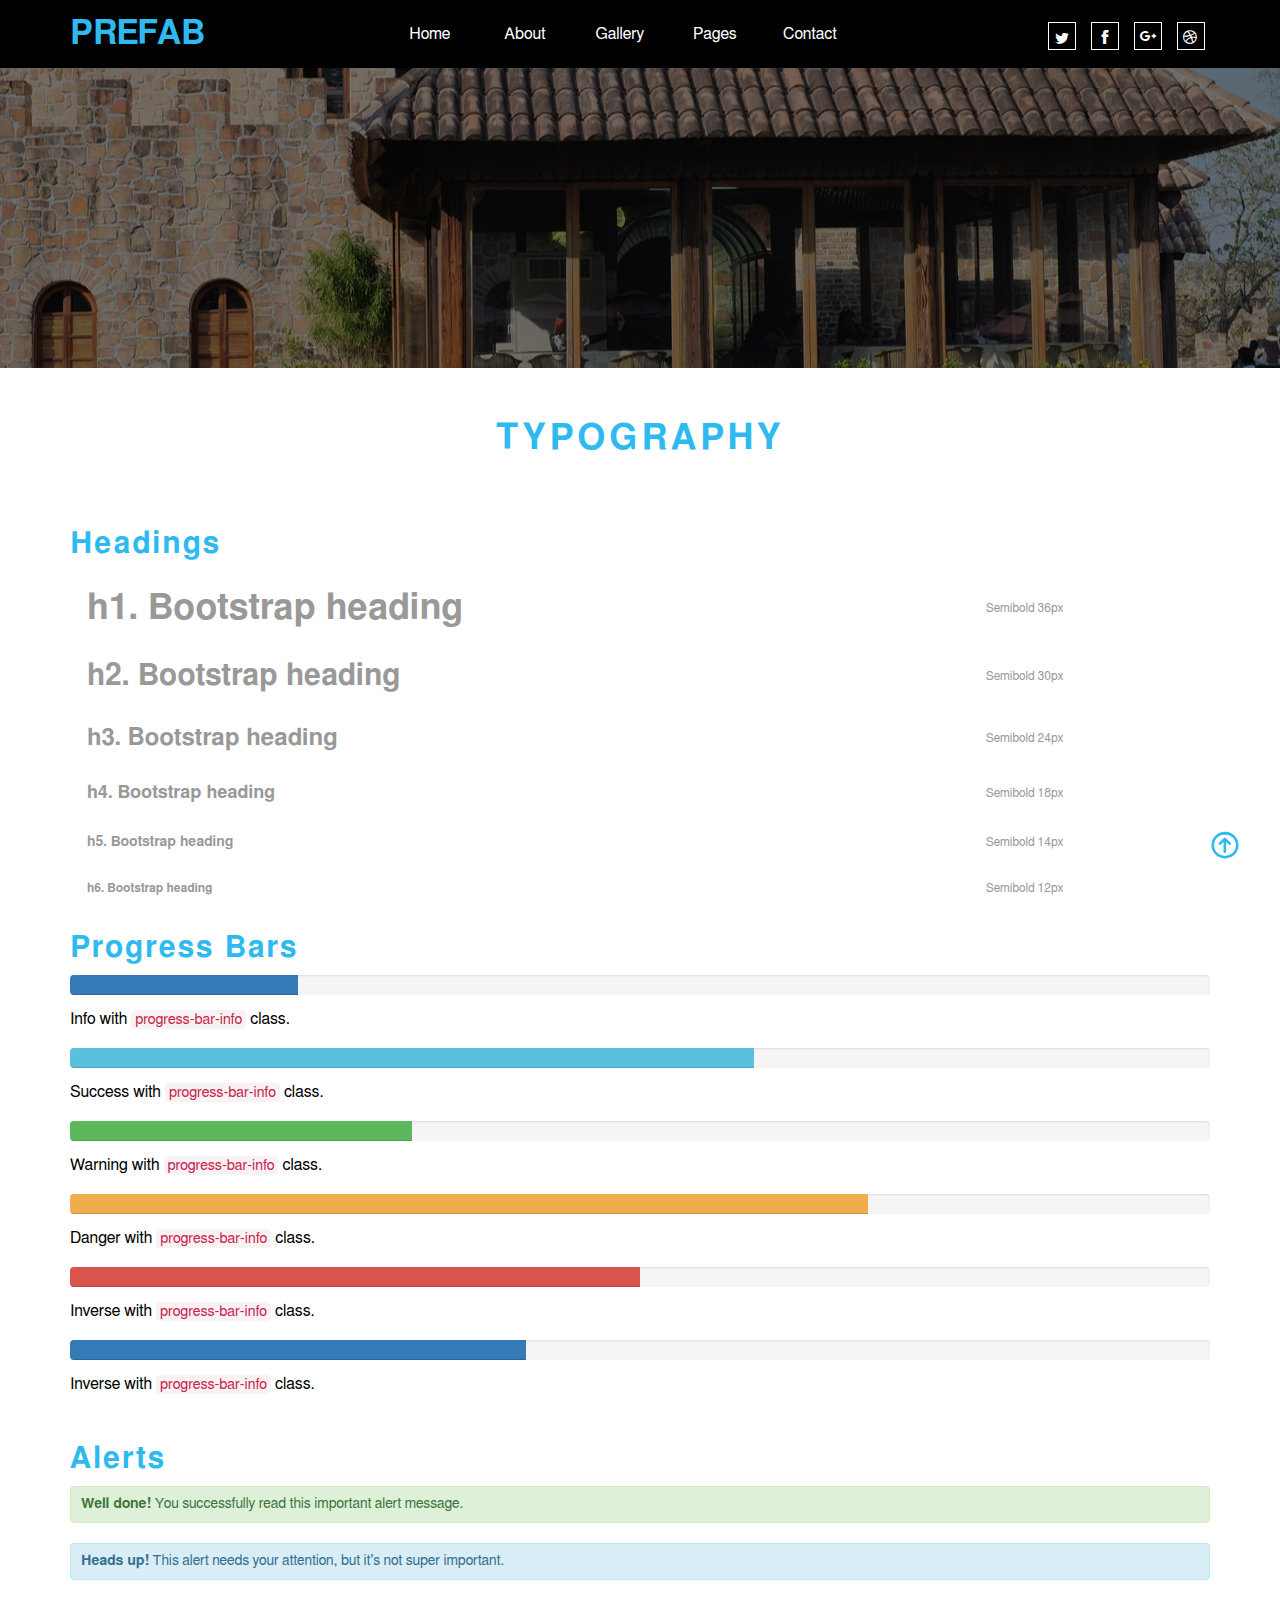
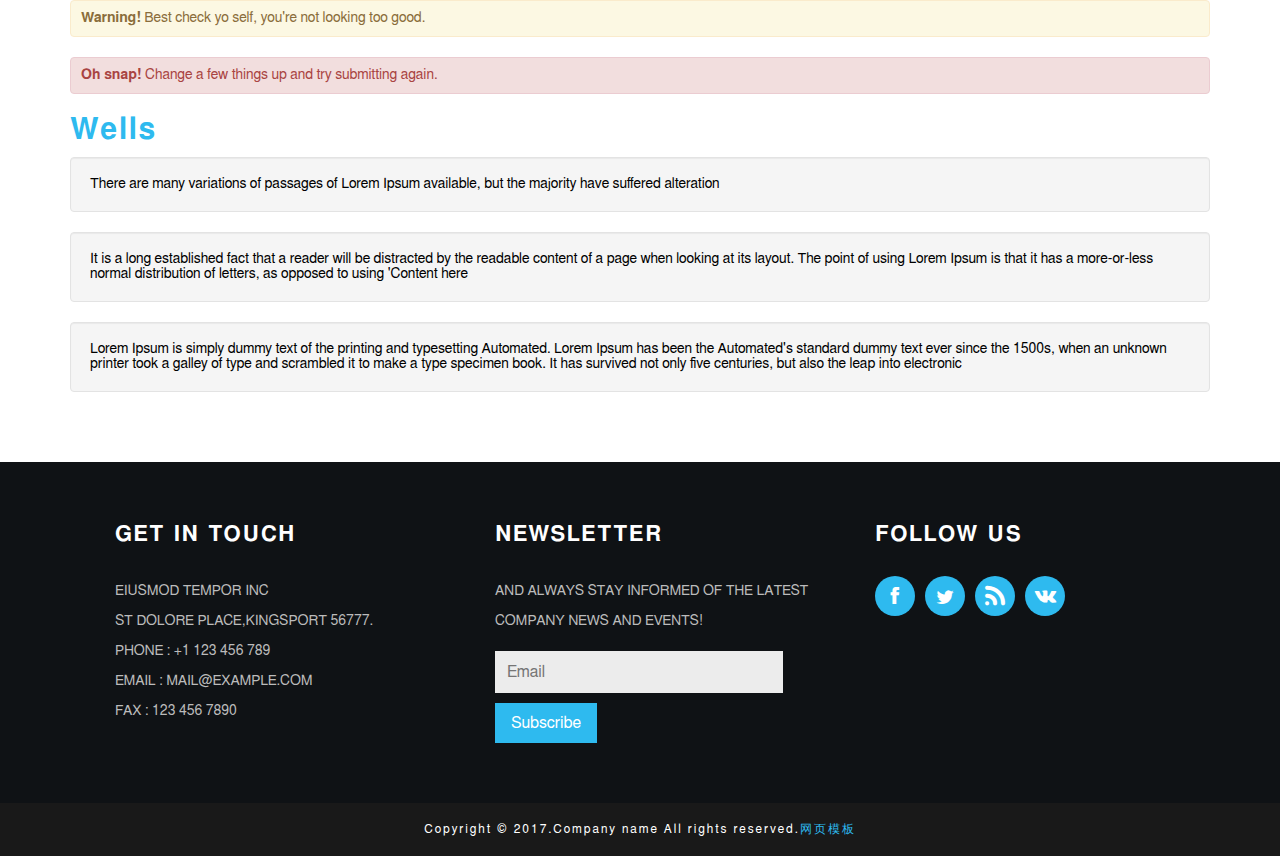
<file: typo.html>
<!DOCTYPE html>
<html lang="en">
<head>
	<meta charset="UTF-8">
	<meta name="viewport" content="width=device-width,user-scalable=no,initial-scale=1.0,maximum-scale=1.0,minimum-scale=1.0">
	<meta http-equiv="X-UA-Compatible" content="ie=edge">
	<title>typo</title>
	<link rel="stylesheet" href="css/typo.css">
    <link rel="stylesheet" href="css/response.css">
    <link rel="stylesheet" href="iconfont/iconfont.css">
    <script src="js/animate.js"></script>
    <script src="js/rem.js"></script>
</head>
<body>
<!-- navigation -->
    <section>
    	<div class="top-nav">
    		<div class="container">
    			<div class="row">
    				<div class="navbar-header">
    					<h1><a href="index.html">Prefab</a></h1>
    				</div>
    				<div class="navbar-left">
    					<ul class="nav">
    						<li><a href="index.html">Home</a></li>
                            <li><a href="about.html">About</a></li>
                            <li><a href="gallery.html">Gallery</a></li>
                            <li><a href="typo.html">Pages</a></li>
                            <li><a href="contact.html">Contact</a></li>
    					</ul>
    				</div>
    				<span class="dropdown-menu">Menu</span>
    				<div class="navbar-right">
    					<ul class="socials">
    						<li><a href="" class="social-button iconfont icon-dribble"></a></li>
                            <li><a href="" class="social-button iconfont icon-google-plus"></a></li>
                            <li><a href="" class="social-button iconfont icon-facebook"></a></li>
                            <li><a href="" class="social-button iconfont icon-twitter"></a></li>
    					</ul>
    				</div>
    			</div>
    		</div>
    	</div>
    </section>	
<!-- //navigation -->
<!-- banner -->
    <section>
    	<div class="banner"></div>
    </section>
<!-- //banner -->
<!-- typograhy -->
    <section>
    	<div class="typo">
    		<div class="container">
    			<div class="heading">
    				<h2 class="head">Typography</h2>
    			</div>
                <div class="headings">
                    <h3 class="hdg">Headings</h3>
                    <div class="example">
                        <table class="table">
                            <tbody>
                                <tr>
                                    <td><h1>h1. Bootstrap heading</h1></td>
                                    <td class="typr-info">Semibold 36px</td>
                                </tr>
                                 <tr>
                                    <td><h2>h2. Bootstrap heading</h2></td>
                                    <td class="typr-info">Semibold 30px</td>
                                </tr>
                                 <tr>
                                    <td><h3>h3. Bootstrap heading</h3></td>
                                    <td class="typr-info">Semibold 24px</td>
                                </tr>
                                 <tr>
                                    <td><h4>h4. Bootstrap heading</h4></td>
                                    <td class="typr-info">Semibold 18px</td>
                                </tr>
                                 <tr>
                                    <td><h5>h5. Bootstrap heading</h5></td>
                                    <td class="typr-info">Semibold 14px</td>
                                </tr>
                                 <tr>
                                    <td><h6>h6. Bootstrap heading</h6></td>
                                    <td class="typr-info">Semibold 12px</td>
                                </tr>
                            </tbody>
                        </table>
                    </div>
                </div>
                <div class="progress">
                    <h3>Progress Bars</h3>
                    <div class="tab-content">
                        <div class="tab-pane">
                            <div class="progress1">
                                <div class="progress-bar progress-bar-primary" style="width: 20%"></div>
                            </div>
                            <p>Info with <code>progress-bar-info</code> class.</p>
                            <div class="progress1">
                                <div class="progress-bar progress-bar-primary" style="width: 60%;background: #5bc0de;"></div>
                            </div>
                            <p>Success with <code>progress-bar-info</code> class.</p>
                            <div class="progress1">
                                <div class="progress-bar progress-bar-primary" style="width: 30%;background: #5cb85c;"></div>
                            </div>
                            <p>Warning with <code>progress-bar-info</code> class.</p>
                            <div class="progress1">
                                <div class="progress-bar progress-bar-primary" style="width: 70%;background: #f0ad4e;"></div>
                            </div>
                            <p>Danger with <code>progress-bar-info</code> class.</p>
                            <div class="progress1">
                                <div class="progress-bar progress-bar-primary" style="width: 50%;background: #d9534f;"></div>
                            </div>
                            <p>Inverse with <code>progress-bar-info</code> class.</p>
                            <div class="progress1">
                                <div class="progress-bar progress-bar-primary" style="width: 40%;background: #337ab7;;"></div>
                            </div>
                            <p>Inverse with <code>progress-bar-info</code> class.</p>
                        </div>
                    </div>
                </div>
                <div class="alerts">
                    <h3>Alerts</h3>
                    <div class="alert alert-success">
                        <strong>Well done!</strong> You successfully read this important alert message.
                    </div>
                    <div class="alert alert-info">
                        <strong>Heads up!</strong> This alert needs your attention, but it's not super important.
                    </div>
                    <div class="alert alert-warning">
                       <strong>Warning!</strong> Best check yo self, you're not looking too good.
                    </div>
                    <div class="alert alert-danger">
                       <strong>Oh snap!</strong> Change a few things up and try submitting again.
                    </div>
                </div>
                <div class="wells">
                    <h3>Wells</h3>
                    <div class="well">
                        There are many variations of passages of Lorem Ipsum available, but the majority have suffered alteration
                    </div>
                    <div class="well">
                        It is a long established fact that a reader will be distracted by the readable content of a page when looking at its layout. The point of using Lorem Ipsum is that it has a more-or-less normal distribution of letters, as opposed to using 'Content here
                    </div>
                    <div class="well">
                        Lorem Ipsum is simply dummy text of the printing and typesetting Automated. Lorem Ipsum has been the Automated's standard dummy text ever since the 1500s, when an unknown printer took a galley of type and scrambled it to make a type specimen book. It has survived not only five centuries, but also the leap into electronic
                    </div>
                </div>
    		</div>
    	</div>
    </section>
<!-- //typograhy -->
<!-- footer -->
    <section>
        <div class="footer">
            <div class="container">
                <div class="footer-grids">
                    <div class="col-md-4 col-sm-12 col-xs-12 footer-grid">
                        <div class="footer-top">
                            <div class="footer-grid-heading">
                                <h4>Get In Touch</h4>
                            </div>
                            <div class="footer-grid-info">
                                <p>Eiusmod Tempor inc
                                   <span>St Dolore Place,Kingsport 56777.</span>
                                </p>
                                <p class="phone">Phone : +1 123 456 789
                                    <span>Email : <a href="mailto:example@email.com">mail@example.com</a>
                                    </span>
                                    <span>FAX : <a href="mailto:example@email.com">123 456 7890</a></span>
                                </p>
                            </div>
                        </div>
                    </div>
                    <div class="col-md-4 col-sm-12 col-xs-12 footer-grid">
                        <div class="footer-top">
                            <div class="footer-grid-heading">
                                <h4>Newsletter</h4>
                            </div>
                            <div class="footer-grid-info">
                                <p>AND ALWAYS STAY INFORMED OF THE LATEST COMPANY NEWS AND EVENTS!</p>
                            </div>
                            <div class="subscribe-form">
                                <form action="">
                                    <input type="text" placeholder="Email" name="email">
                                    <button class="btn1">Subscribe</button>
                                </form>
                            </div>
                        </div>
                    </div>
                    <div class="col-md-4 col-sm-12 col-xs-12 footer-grid">
                        <div class="footer-top">
                            <div class="footer-grid-heading">
                                <h4>Follow Us</h4>
                            </div>
                            <div class="social">
                                <ul>
                                    <li><a href="#"><i class="iconfont icon-facebook"></i></a></li>
                                    <li><a href="#"><i class="iconfont icon-twitter"></i></a></li>
                                    <li><a href="#"><i class="iconfont icon-rss"></i></a></li>
                                    <li><a href="#"><i class="iconfont icon-vk"></i></a></li>
                                </ul>
                            </div>
                        </div>
                    </div>
                </div>
            </div>
        </div>
    </section>
<!-- //footer -->
<!-- copyright -->
    <section>
        <div class="copyright">
           <div class="container">
               <p>Copyright &copy; 2017.Company name All rights reserved.<a target="_blank" href="http://sc.chinaz.com/moban/">&#x7F51;&#x9875;&#x6A21;&#x677F;</a></p>
           </div>
        </div>
    </section>
<!-- //copyright -->
    <section>
        <div class="top-button"><span class="iconfont icon-dingbu"></span></div>
    </section>
</body>
</html>
</file>
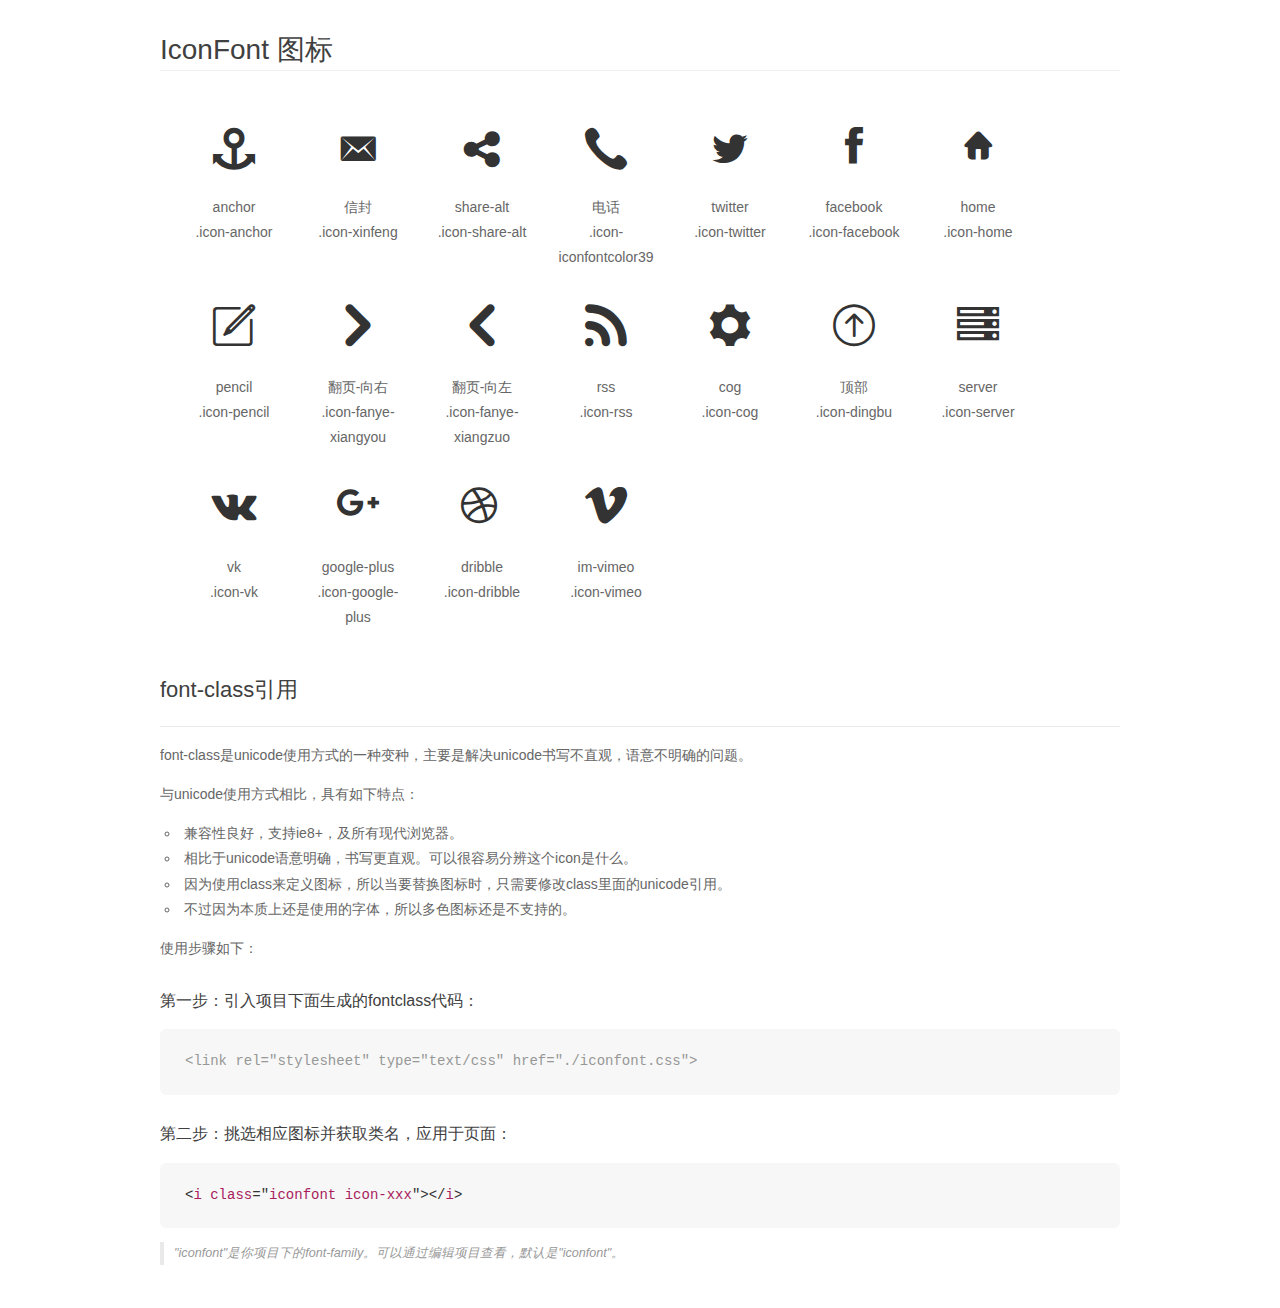
<file: iconfont/demo_fontclass.html>
<!DOCTYPE html>
<html>
<head>
    <meta charset="utf-8"/>
    <title>IconFont</title>
    <link rel="stylesheet" href="demo.css">
    <link rel="stylesheet" href="iconfont.css">
</head>
<body>
    <div class="main markdown">
        <h1>IconFont 图标</h1>
        <ul class="icon_lists clear">
            
                <li>
                <i class="icon iconfont icon-anchor"></i>
                    <div class="name">anchor</div>
                    <div class="fontclass">.icon-anchor</div>
                </li>
            
                <li>
                <i class="icon iconfont icon-xinfeng"></i>
                    <div class="name">信封</div>
                    <div class="fontclass">.icon-xinfeng</div>
                </li>
            
                <li>
                <i class="icon iconfont icon-share-alt"></i>
                    <div class="name">share-alt</div>
                    <div class="fontclass">.icon-share-alt</div>
                </li>
            
                <li>
                <i class="icon iconfont icon-iconfontcolor39"></i>
                    <div class="name">电话</div>
                    <div class="fontclass">.icon-iconfontcolor39</div>
                </li>
            
                <li>
                <i class="icon iconfont icon-twitter"></i>
                    <div class="name">twitter</div>
                    <div class="fontclass">.icon-twitter</div>
                </li>
            
                <li>
                <i class="icon iconfont icon-facebook"></i>
                    <div class="name">facebook</div>
                    <div class="fontclass">.icon-facebook</div>
                </li>
            
                <li>
                <i class="icon iconfont icon-home"></i>
                    <div class="name">home</div>
                    <div class="fontclass">.icon-home</div>
                </li>
            
                <li>
                <i class="icon iconfont icon-pencil"></i>
                    <div class="name">pencil</div>
                    <div class="fontclass">.icon-pencil</div>
                </li>
            
                <li>
                <i class="icon iconfont icon-fanye-xiangyou"></i>
                    <div class="name">翻页-向右</div>
                    <div class="fontclass">.icon-fanye-xiangyou</div>
                </li>
            
                <li>
                <i class="icon iconfont icon-fanye-xiangzuo"></i>
                    <div class="name">翻页-向左</div>
                    <div class="fontclass">.icon-fanye-xiangzuo</div>
                </li>
            
                <li>
                <i class="icon iconfont icon-rss"></i>
                    <div class="name">rss</div>
                    <div class="fontclass">.icon-rss</div>
                </li>
            
                <li>
                <i class="icon iconfont icon-cog"></i>
                    <div class="name">cog</div>
                    <div class="fontclass">.icon-cog</div>
                </li>
            
                <li>
                <i class="icon iconfont icon-dingbu"></i>
                    <div class="name">顶部</div>
                    <div class="fontclass">.icon-dingbu</div>
                </li>
            
                <li>
                <i class="icon iconfont icon-server"></i>
                    <div class="name">server</div>
                    <div class="fontclass">.icon-server</div>
                </li>
            
                <li>
                <i class="icon iconfont icon-vk"></i>
                    <div class="name">vk</div>
                    <div class="fontclass">.icon-vk</div>
                </li>
            
                <li>
                <i class="icon iconfont icon-google-plus"></i>
                    <div class="name">google-plus</div>
                    <div class="fontclass">.icon-google-plus</div>
                </li>
            
                <li>
                <i class="icon iconfont icon-dribble"></i>
                    <div class="name">dribble</div>
                    <div class="fontclass">.icon-dribble</div>
                </li>
            
                <li>
                <i class="icon iconfont icon-vimeo"></i>
                    <div class="name">im-vimeo</div>
                    <div class="fontclass">.icon-vimeo</div>
                </li>
            
        </ul>

        <h2 id="font-class-">font-class引用</h2>
        <hr>

        <p>font-class是unicode使用方式的一种变种，主要是解决unicode书写不直观，语意不明确的问题。</p>
        <p>与unicode使用方式相比，具有如下特点：</p>
        <ul>
        <li>兼容性良好，支持ie8+，及所有现代浏览器。</li>
        <li>相比于unicode语意明确，书写更直观。可以很容易分辨这个icon是什么。</li>
        <li>因为使用class来定义图标，所以当要替换图标时，只需要修改class里面的unicode引用。</li>
        <li>不过因为本质上还是使用的字体，所以多色图标还是不支持的。</li>
        </ul>
        <p>使用步骤如下：</p>
        <h3 id="-fontclass-">第一步：引入项目下面生成的fontclass代码：</h3>


        <pre><code class="lang-js hljs javascript"><span class="hljs-comment">&lt;link rel="stylesheet" type="text/css" href="./iconfont.css"&gt;</span></code></pre>
        <h3 id="-">第二步：挑选相应图标并获取类名，应用于页面：</h3>
        <pre><code class="lang-css hljs">&lt;<span class="hljs-selector-tag">i</span> <span class="hljs-selector-tag">class</span>="<span class="hljs-selector-tag">iconfont</span> <span class="hljs-selector-tag">icon-xxx</span>"&gt;&lt;/<span class="hljs-selector-tag">i</span>&gt;</code></pre>
        <blockquote>
        <p>"iconfont"是你项目下的font-family。可以通过编辑项目查看，默认是"iconfont"。</p>
        </blockquote>
    </div>
</body>
</html>
</file>
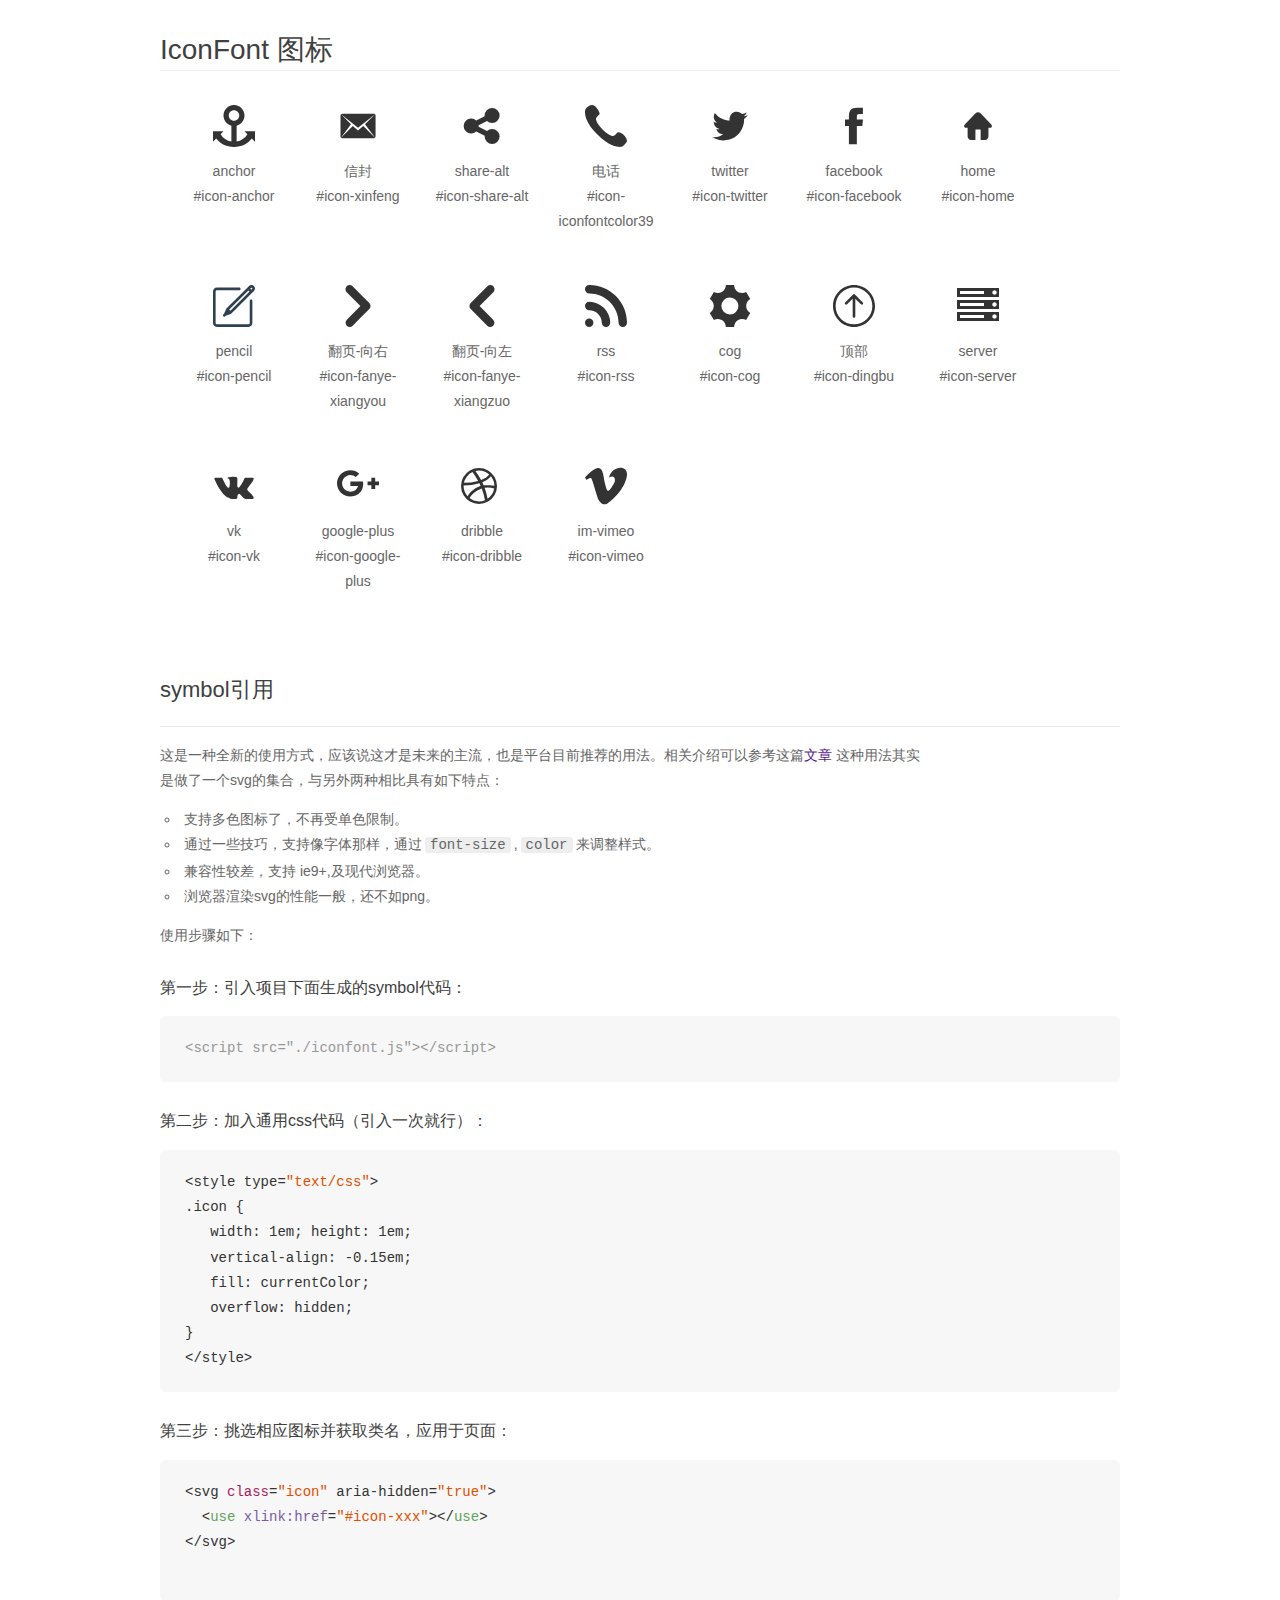
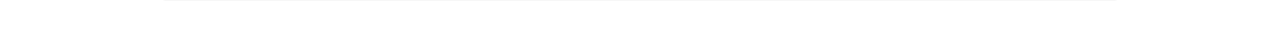
<file: iconfont/demo_symbol.html>
<!DOCTYPE html>
<html>
<head>
    <meta charset="utf-8"/>
    <title>IconFont</title>
    <link rel="stylesheet" href="demo.css">
    <script src="iconfont.js"></script>

    <style type="text/css">
        .icon {
          /* 通过设置 font-size 来改变图标大小 */
          width: 1em; height: 1em;
          /* 图标和文字相邻时，垂直对齐 */
          vertical-align: -0.15em;
          /* 通过设置 color 来改变 SVG 的颜色/fill */
          fill: currentColor;
          /* path 和 stroke 溢出 viewBox 部分在 IE 下会显示
             normalize.css 中也包含这行 */
          overflow: hidden;
        }

    </style>
</head>
<body>
    <div class="main markdown">
        <h1>IconFont 图标</h1>
        <ul class="icon_lists clear">
            
                <li>
                    <svg class="icon" aria-hidden="true">
                        <use xlink:href="#icon-anchor"></use>
                    </svg>
                    <div class="name">anchor</div>
                    <div class="fontclass">#icon-anchor</div>
                </li>
            
                <li>
                    <svg class="icon" aria-hidden="true">
                        <use xlink:href="#icon-xinfeng"></use>
                    </svg>
                    <div class="name">信封</div>
                    <div class="fontclass">#icon-xinfeng</div>
                </li>
            
                <li>
                    <svg class="icon" aria-hidden="true">
                        <use xlink:href="#icon-share-alt"></use>
                    </svg>
                    <div class="name">share-alt</div>
                    <div class="fontclass">#icon-share-alt</div>
                </li>
            
                <li>
                    <svg class="icon" aria-hidden="true">
                        <use xlink:href="#icon-iconfontcolor39"></use>
                    </svg>
                    <div class="name">电话</div>
                    <div class="fontclass">#icon-iconfontcolor39</div>
                </li>
            
                <li>
                    <svg class="icon" aria-hidden="true">
                        <use xlink:href="#icon-twitter"></use>
                    </svg>
                    <div class="name">twitter</div>
                    <div class="fontclass">#icon-twitter</div>
                </li>
            
                <li>
                    <svg class="icon" aria-hidden="true">
                        <use xlink:href="#icon-facebook"></use>
                    </svg>
                    <div class="name">facebook</div>
                    <div class="fontclass">#icon-facebook</div>
                </li>
            
                <li>
                    <svg class="icon" aria-hidden="true">
                        <use xlink:href="#icon-home"></use>
                    </svg>
                    <div class="name">home</div>
                    <div class="fontclass">#icon-home</div>
                </li>
            
                <li>
                    <svg class="icon" aria-hidden="true">
                        <use xlink:href="#icon-pencil"></use>
                    </svg>
                    <div class="name">pencil</div>
                    <div class="fontclass">#icon-pencil</div>
                </li>
            
                <li>
                    <svg class="icon" aria-hidden="true">
                        <use xlink:href="#icon-fanye-xiangyou"></use>
                    </svg>
                    <div class="name">翻页-向右</div>
                    <div class="fontclass">#icon-fanye-xiangyou</div>
                </li>
            
                <li>
                    <svg class="icon" aria-hidden="true">
                        <use xlink:href="#icon-fanye-xiangzuo"></use>
                    </svg>
                    <div class="name">翻页-向左</div>
                    <div class="fontclass">#icon-fanye-xiangzuo</div>
                </li>
            
                <li>
                    <svg class="icon" aria-hidden="true">
                        <use xlink:href="#icon-rss"></use>
                    </svg>
                    <div class="name">rss</div>
                    <div class="fontclass">#icon-rss</div>
                </li>
            
                <li>
                    <svg class="icon" aria-hidden="true">
                        <use xlink:href="#icon-cog"></use>
                    </svg>
                    <div class="name">cog</div>
                    <div class="fontclass">#icon-cog</div>
                </li>
            
                <li>
                    <svg class="icon" aria-hidden="true">
                        <use xlink:href="#icon-dingbu"></use>
                    </svg>
                    <div class="name">顶部</div>
                    <div class="fontclass">#icon-dingbu</div>
                </li>
            
                <li>
                    <svg class="icon" aria-hidden="true">
                        <use xlink:href="#icon-server"></use>
                    </svg>
                    <div class="name">server</div>
                    <div class="fontclass">#icon-server</div>
                </li>
            
                <li>
                    <svg class="icon" aria-hidden="true">
                        <use xlink:href="#icon-vk"></use>
                    </svg>
                    <div class="name">vk</div>
                    <div class="fontclass">#icon-vk</div>
                </li>
            
                <li>
                    <svg class="icon" aria-hidden="true">
                        <use xlink:href="#icon-google-plus"></use>
                    </svg>
                    <div class="name">google-plus</div>
                    <div class="fontclass">#icon-google-plus</div>
                </li>
            
                <li>
                    <svg class="icon" aria-hidden="true">
                        <use xlink:href="#icon-dribble"></use>
                    </svg>
                    <div class="name">dribble</div>
                    <div class="fontclass">#icon-dribble</div>
                </li>
            
                <li>
                    <svg class="icon" aria-hidden="true">
                        <use xlink:href="#icon-vimeo"></use>
                    </svg>
                    <div class="name">im-vimeo</div>
                    <div class="fontclass">#icon-vimeo</div>
                </li>
            
        </ul>


        <h2 id="symbol-">symbol引用</h2>
        <hr>

        <p>这是一种全新的使用方式，应该说这才是未来的主流，也是平台目前推荐的用法。相关介绍可以参考这篇<a href="">文章</a>
        这种用法其实是做了一个svg的集合，与另外两种相比具有如下特点：</p>
        <ul>
          <li>支持多色图标了，不再受单色限制。</li>
          <li>通过一些技巧，支持像字体那样，通过<code>font-size</code>,<code>color</code>来调整样式。</li>
          <li>兼容性较差，支持 ie9+,及现代浏览器。</li>
          <li>浏览器渲染svg的性能一般，还不如png。</li>
        </ul>
        <p>使用步骤如下：</p>
        <h3 id="-symbol-">第一步：引入项目下面生成的symbol代码：</h3>
        <pre><code class="lang-js hljs javascript"><span class="hljs-comment">&lt;script src="./iconfont.js"&gt;&lt;/script&gt;</span></code></pre>
        <h3 id="-css-">第二步：加入通用css代码（引入一次就行）：</h3>
        <pre><code class="lang-js hljs javascript">&lt;style type=<span class="hljs-string">"text/css"</span>&gt;
.icon {
   width: <span class="hljs-number">1</span>em; height: <span class="hljs-number">1</span>em;
   vertical-align: <span class="hljs-number">-0.15</span>em;
   fill: currentColor;
   overflow: hidden;
}
&lt;<span class="hljs-regexp">/style&gt;</span></code></pre>
        <h3 id="-">第三步：挑选相应图标并获取类名，应用于页面：</h3>
        <pre><code class="lang-js hljs javascript">&lt;svg <span class="hljs-class"><span class="hljs-keyword">class</span></span>=<span class="hljs-string">"icon"</span> aria-hidden=<span class="hljs-string">"true"</span>&gt;<span class="xml"><span class="hljs-tag">
  &lt;<span class="hljs-name">use</span> <span class="hljs-attr">xlink:href</span>=<span class="hljs-string">"#icon-xxx"</span>&gt;</span><span class="hljs-tag">&lt;/<span class="hljs-name">use</span>&gt;</span>
</span>&lt;<span class="hljs-regexp">/svg&gt;
        </span></code></pre>
    </div>
</body>
</html>
</file>
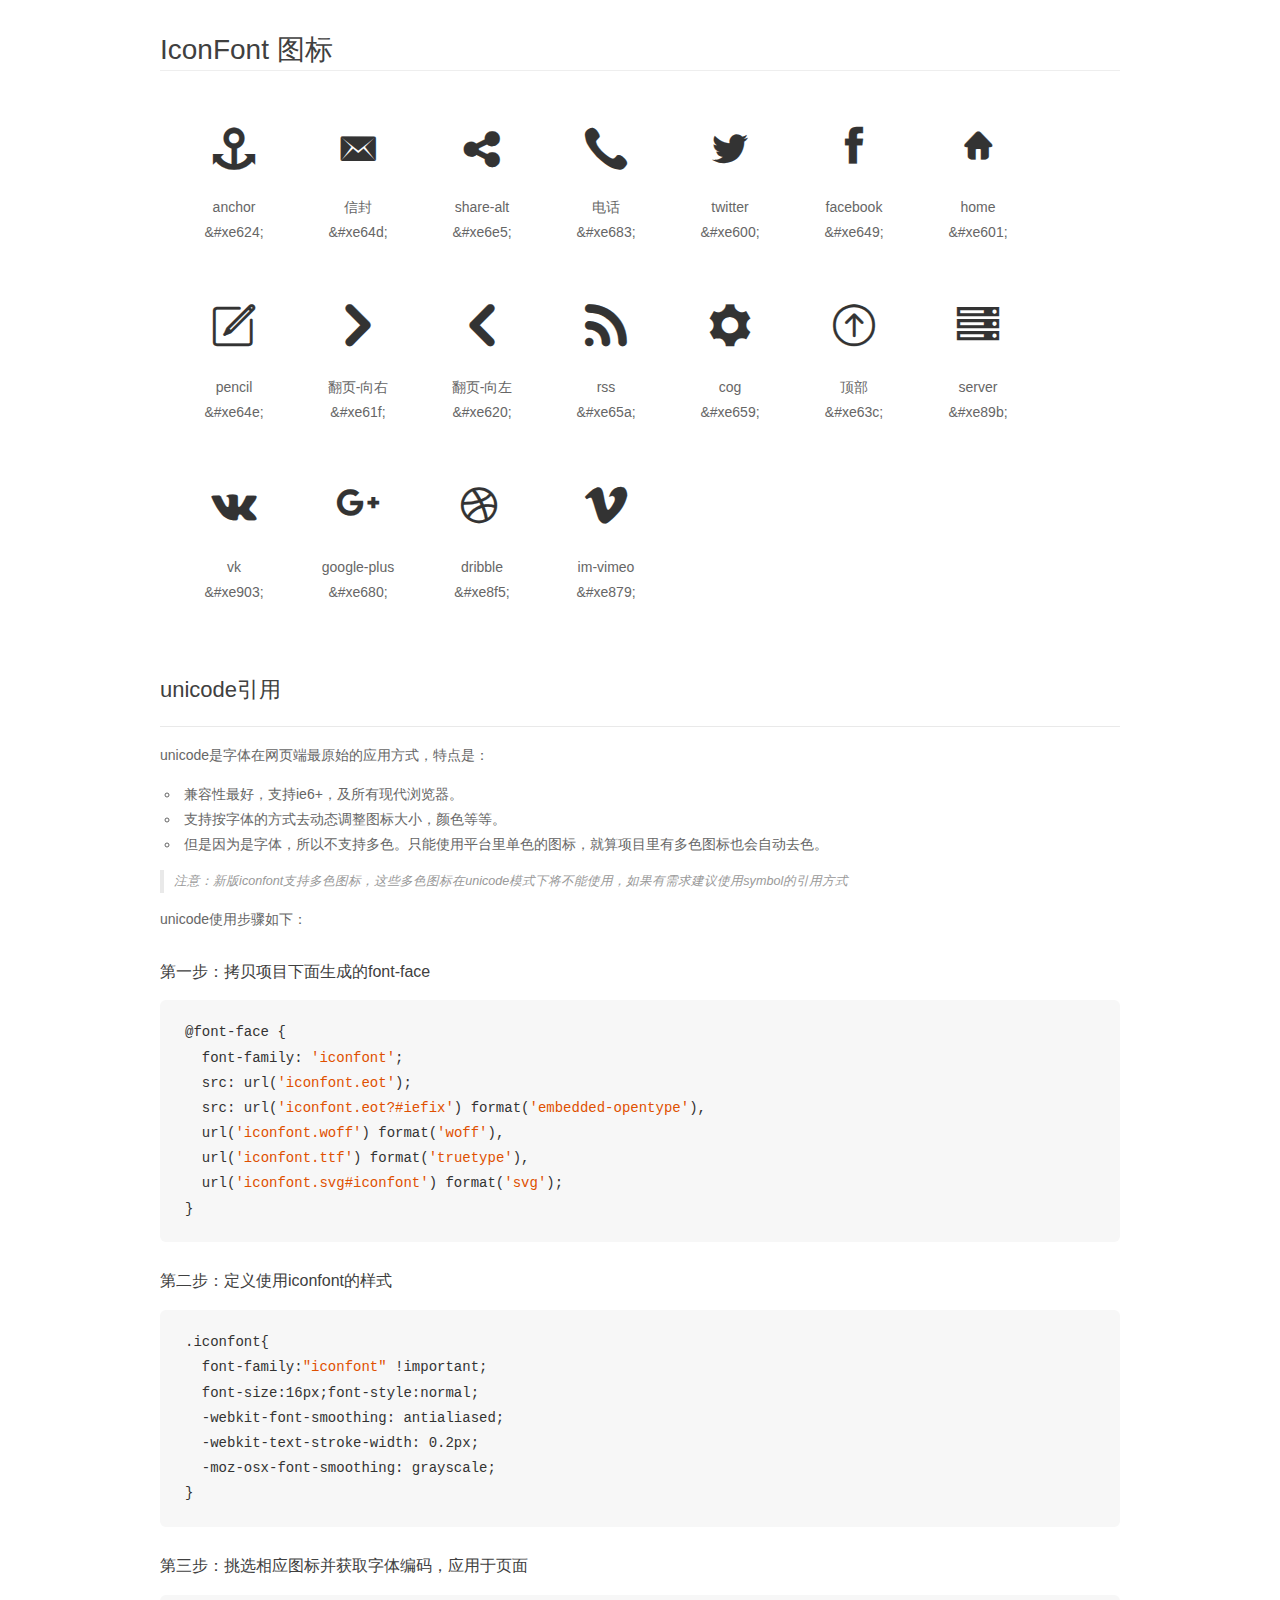
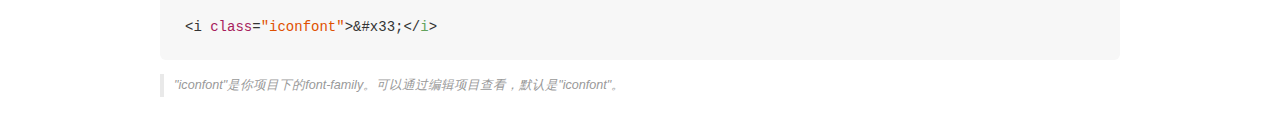
<file: iconfont/demo_unicode.html>
<!DOCTYPE html>
<html>
<head>
    <meta charset="utf-8"/>
    <title>IconFont</title>
    <link rel="stylesheet" href="demo.css">

    <style type="text/css">

        @font-face {font-family: "iconfont";
          src: url('iconfont.eot'); /* IE9*/
          src: url('iconfont.eot#iefix') format('embedded-opentype'), /* IE6-IE8 */
          url('iconfont.woff') format('woff'), /* chrome, firefox */
          url('iconfont.ttf') format('truetype'), /* chrome, firefox, opera, Safari, Android, iOS 4.2+*/
          url('iconfont.svg#iconfont') format('svg'); /* iOS 4.1- */
        }

        .iconfont {
          font-family:"iconfont" !important;
          font-size:16px;
          font-style:normal;
          -webkit-font-smoothing: antialiased;
          -webkit-text-stroke-width: 0.2px;
          -moz-osx-font-smoothing: grayscale;
        }

    </style>
</head>
<body>
    <div class="main markdown">
        <h1>IconFont 图标</h1>
        <ul class="icon_lists clear">
            
                <li>
                <i class="icon iconfont">&#xe624;</i>
                    <div class="name">anchor</div>
                    <div class="code">&amp;#xe624;</div>
                </li>
            
                <li>
                <i class="icon iconfont">&#xe64d;</i>
                    <div class="name">信封</div>
                    <div class="code">&amp;#xe64d;</div>
                </li>
            
                <li>
                <i class="icon iconfont">&#xe6e5;</i>
                    <div class="name">share-alt</div>
                    <div class="code">&amp;#xe6e5;</div>
                </li>
            
                <li>
                <i class="icon iconfont">&#xe683;</i>
                    <div class="name">电话</div>
                    <div class="code">&amp;#xe683;</div>
                </li>
            
                <li>
                <i class="icon iconfont">&#xe600;</i>
                    <div class="name">twitter</div>
                    <div class="code">&amp;#xe600;</div>
                </li>
            
                <li>
                <i class="icon iconfont">&#xe649;</i>
                    <div class="name">facebook</div>
                    <div class="code">&amp;#xe649;</div>
                </li>
            
                <li>
                <i class="icon iconfont">&#xe601;</i>
                    <div class="name">home</div>
                    <div class="code">&amp;#xe601;</div>
                </li>
            
                <li>
                <i class="icon iconfont">&#xe64e;</i>
                    <div class="name">pencil</div>
                    <div class="code">&amp;#xe64e;</div>
                </li>
            
                <li>
                <i class="icon iconfont">&#xe61f;</i>
                    <div class="name">翻页-向右</div>
                    <div class="code">&amp;#xe61f;</div>
                </li>
            
                <li>
                <i class="icon iconfont">&#xe620;</i>
                    <div class="name">翻页-向左</div>
                    <div class="code">&amp;#xe620;</div>
                </li>
            
                <li>
                <i class="icon iconfont">&#xe65a;</i>
                    <div class="name">rss</div>
                    <div class="code">&amp;#xe65a;</div>
                </li>
            
                <li>
                <i class="icon iconfont">&#xe659;</i>
                    <div class="name">cog</div>
                    <div class="code">&amp;#xe659;</div>
                </li>
            
                <li>
                <i class="icon iconfont">&#xe63c;</i>
                    <div class="name">顶部</div>
                    <div class="code">&amp;#xe63c;</div>
                </li>
            
                <li>
                <i class="icon iconfont">&#xe89b;</i>
                    <div class="name">server</div>
                    <div class="code">&amp;#xe89b;</div>
                </li>
            
                <li>
                <i class="icon iconfont">&#xe903;</i>
                    <div class="name">vk</div>
                    <div class="code">&amp;#xe903;</div>
                </li>
            
                <li>
                <i class="icon iconfont">&#xe680;</i>
                    <div class="name">google-plus</div>
                    <div class="code">&amp;#xe680;</div>
                </li>
            
                <li>
                <i class="icon iconfont">&#xe8f5;</i>
                    <div class="name">dribble</div>
                    <div class="code">&amp;#xe8f5;</div>
                </li>
            
                <li>
                <i class="icon iconfont">&#xe879;</i>
                    <div class="name">im-vimeo</div>
                    <div class="code">&amp;#xe879;</div>
                </li>
            
        </ul>
        <h2 id="unicode-">unicode引用</h2>
        <hr>

        <p>unicode是字体在网页端最原始的应用方式，特点是：</p>
        <ul>
        <li>兼容性最好，支持ie6+，及所有现代浏览器。</li>
        <li>支持按字体的方式去动态调整图标大小，颜色等等。</li>
        <li>但是因为是字体，所以不支持多色。只能使用平台里单色的图标，就算项目里有多色图标也会自动去色。</li>
        </ul>
        <blockquote>
        <p>注意：新版iconfont支持多色图标，这些多色图标在unicode模式下将不能使用，如果有需求建议使用symbol的引用方式</p>
        </blockquote>
        <p>unicode使用步骤如下：</p>
        <h3 id="-font-face">第一步：拷贝项目下面生成的font-face</h3>
        <pre><code class="lang-js hljs javascript">@font-face {
  font-family: <span class="hljs-string">'iconfont'</span>;
  src: url(<span class="hljs-string">'iconfont.eot'</span>);
  src: url(<span class="hljs-string">'iconfont.eot?#iefix'</span>) format(<span class="hljs-string">'embedded-opentype'</span>),
  url(<span class="hljs-string">'iconfont.woff'</span>) format(<span class="hljs-string">'woff'</span>),
  url(<span class="hljs-string">'iconfont.ttf'</span>) format(<span class="hljs-string">'truetype'</span>),
  url(<span class="hljs-string">'iconfont.svg#iconfont'</span>) format(<span class="hljs-string">'svg'</span>);
}
</code></pre>
        <h3 id="-iconfont-">第二步：定义使用iconfont的样式</h3>
        <pre><code class="lang-js hljs javascript">.iconfont{
  font-family:<span class="hljs-string">"iconfont"</span> !important;
  font-size:<span class="hljs-number">16</span>px;font-style:normal;
  -webkit-font-smoothing: antialiased;
  -webkit-text-stroke-width: <span class="hljs-number">0.2</span>px;
  -moz-osx-font-smoothing: grayscale;
}
</code></pre>
        <h3 id="-">第三步：挑选相应图标并获取字体编码，应用于页面</h3>
        <pre><code class="lang-js hljs javascript">&lt;i <span class="hljs-class"><span class="hljs-keyword">class</span></span>=<span class="hljs-string">"iconfont"</span>&gt;&amp;#x33;<span class="xml"><span class="hljs-tag">&lt;/<span class="hljs-name">i</span>&gt;</span></span></code></pre>

        <blockquote>
        <p>"iconfont"是你项目下的font-family。可以通过编辑项目查看，默认是"iconfont"。</p>
        </blockquote>
    </div>


</body>
</html>
</file>
<file: css/index.css>
/*
* @Author: 宏达
* @Date:   2017-10-01 11:14:21
* @Last Modified by:   宏达
* @Last Modified time: 2017-10-06 21:57:53
*/
@import url('base.css');
/* top-nav */
.top-nav{
    width: 100%;
    height: 68px;
    background: #000;
}
.top-nav h1{
    font-size: 34px;
    line-height: 68px;
    text-transform: uppercase;
    display: block;
    float: left;
}
.top-nav h1 a{
	color: #2ebaef;
}
.navbar-left{
	padding: 16px 0;
	position: relative;
	top: 0;
	left: 180px;
	display: block;
}
.navbar-left .nav li{
	width: 90px;
	height: 36px;
	background: none;
	float: left;
	font-size: 16px;
	margin-right: 5px;
	border-radius: 2px;
	text-align: center;
	line-height: 36px;
	transition: all 0.5s;
} 
.navbar-left .nav li:hover{
	background: #2ebadf;
}
.top-nav .dropdown-menu{
    width: 65px;
    height: 38px;
    /* background: yellow; */
    display: none;
    margin-top: 15px;
    float: right;
    text-align: center;
    line-height: 38px;
    font-size: 22px;
   	text-align: center;
    line-height: 36px;
    font-weight: bold;
    color: #fff;
}
.navbar-right{
	position: relative;
	right: 5px;
	top: -10px;
}
.navbar-right .socials li{
    width: 28px;
    height: 28px;
    border: 1px solid #fff;
    float: right;
    /* transform: rotate(45deg); */
    margin-left: 15px;
    text-align: center;
    line-height: 28px;
    transition: all 0.6s ;
}
.navbar-right .socials li:hover{
	border-radius: 50%;
	border: 1px solid #337ab7;
}
.navbar-right .socials li:hover .iconfont{
	color: #337ab7;
}
/* banner */
.banner{
	width: 100%;
	height: 690px;
	background: url('../img/banner-2.jpg') no-repeat center;
	background-size: cover;
	position: relative;
}
.banner .banner-text{
	text-align: center;
	padding: 220px 0;
}
.banner-text h2,.banner-text h3{
	color: #fff;
	font-size: 34px;
	text-transform: uppercase;
	letter-spacing: 2px;
}
.banner-text h5{
	color: #fff;
	font-size: 18px;
	text-transform: uppercase;
	letter-spacing: 2px;
	font-weight: 300;
	margin: 40px auto;
	width: 35%;
    line-height: 34px;
}
.slide-button .left{
    width: 50px;
	height: 50px;
	border-radius: 50%;
	border: 1px solid #fff;
	position: absolute;
	top: 320px;
	left: 6%;
	text-align: center;
	line-height: 50px;
	font-size: 30px;
	color: #fff;
	padding-top: 2px;
	cursor: pointer;
	transition: all 0.3s;
}
.slide-button .right{
    width: 50px;
	height: 50px;
	border-radius: 50%;
	border: 1px solid #fff;
	position: absolute;
	top: 320px;
	right: 6%;
	text-align: center;
	line-height: 50px;
	font-size: 30px;
	color: #fff;
	padding-top: 2px;
	cursor: pointer;
	transition: all 0.3s;
}
.slide-button .left:hover{
	border: 1px solid #337ab7;
}
.slide-button .right:hover{
	border: 1px solid #337ab7;
}
.slide-button .iconfont:hover{
	color: #337ab7;
}
/* welcome */
.welcome-top{
	width: 100%;
	min-height: 447px;
	margin-bottom: 30px;
}
.welcome-top h3{
    font-size: 32px;
    letter-spacing: 4px;
    color: #2ebaef;
    text-transform: uppercase;
}
.welcome-top p{
    font-size: 15px;
    color: #232323;
    line-height: 28px;
    margin: 20px 0;
}
.welcome-top-left{
	width: 50%;
	height: auto;
	float: left;
	padding: 70px 20px 30px 120px!important;
}
.welcome-top-right{
	width: 50%;
    background: url(../img/g4.jpg)no-repeat center;
    background-size: cover;
    min-height: 447px;
    float: right;
}
.readmore{
	margin-top: 30px;
}
.readmore a {
    font-size: 14px;
    color: #2ebaef;
    font-weight: 600;
    text-decoration: none;
    text-transform: uppercase;
    display: inline-block;
    letter-spacing: 2px;
    background: none;
    padding: 10px 22px;
    border: 2px solid #2ebaef;
    transition: all 0.8s;
}
.readmore a:hover {
    background: #2ebaef;
	border:2px solid #2ebaef;
	color:#fff;
}
.welcome-bottom-left{
	background: url(../img/g5.jpg) no-repeat center;
	background-size: cover;
	width: 50%;
	min-height: 447px; 
	float: left;
}
.welcome-bottom-right{
	width: 50%;
	min-height: 447px;
	float: right;
	padding: 70px 20px 30px 80px!important;
}
.welcome-bottom h3{
    font-size: 32px;
    letter-spacing: 4px;
    color: #2ebaef;
    text-transform: uppercase;
}
.welcome-bottom p{
    font-size: 15px;
    color: #232323;
    line-height: 28px;
    margin: 20px 0;
}
/* services */
.services{
	background: url('../img/mid-banner.jpg')no-repeat center;
    -webkit-background-size: cover;
    -moz-background-size: cover;
    background-size: cover;
	background-attachment: fixed;
    padding: 60px 0;
    margin-top: 30px;
}
.services h3 {
    font-size: 32px;
   letter-spacing: 4px;
    color: #2ebaef;
    text-transform: uppercase;
}
.services p {
    font-size: 15px;
    color: #ffffff;
    line-height: 28px;
    margin: 20px 0;
}
.services-top {
    border-left: 1px solid #ffffff;
    padding-left: 35px;
    width: 55%;
}
.services-lefts {
	width: 548px;
	height: 120px;
    /* border-left: 1px solid #ffffff; */
    padding-left: 35px;
    margin-bottom: 40px;  
}
.services-rights {
	width: 548px;
	height: 120px;
    margin-left: 600px;
    margin-top: 40px;
    margin-bottom: 40px;
}
.services-right {
    border-left: 1px solid #ffffff;
    padding-left: 35px;
    width: 85%;
    float: right;
}
.services-left {
    float: left;
    width: 10%;
    text-align: center;
}
.services-logo{
    font-size: 40px;
    color: #fff;
}
.services-logo i{
    font-size: 40px;
}
.services h4 {
    font-size: 22px;
   letter-spacing: 4px;
	color: #2ebaef;
    text-transform: uppercase;
}
.services-w3-agileits {
    margin-left: 3em;
    width: 48%;
    margin-top: 4em;
}
/* team */
.team{
	padding:50px 0;
}
.team-grid{
	margin: 30px 0 0;
}
.team-grid h3{
	font-size: 32px;
    letter-spacing: 4px;
    color: #2ebaef;
    text-transform: uppercase;
}
.team-top{
	border-left: 1px solid #000;
    padding-left: 35px;
}
.team-tt{
	border: 1px solid #777;
    margin: 10px 0;
    padding: 12px;
    text-align: center;
}
.team-grid h4{
    font-size: 12px;
    color: #212121;
    margin: 0 0 5px;
	letter-spacing: 2px;
    text-transform: uppercase;
    font-weight: 600;
}
.team-grid p{
	color:#2ebaef;
	text-transform:uppercase;
	letter-spacing: 2px;
	margin-bottom: 5px;
}
.team-grid:nth-child(3){
	margin-top:50px;
}
.team-grid ul li{
	display:inline-block;
	margin-right: 10px;
}
.team-grid ul li:last-child{
	margin:0;
}
.team-grid figure {
	overflow: hidden;
	position: relative;
}
.hover figure::before {
	position: absolute;
	top: 0;
	left: -75%;
	z-index: 2;
	display: block;
	content: '';
	width: 50%;
	height: 100%;
	background: -webkit-linear-gradient(left, rgba(255,255,255,0) 0%, rgba(255,255,255,.3) 100%);
	background: linear-gradient(to right, rgba(255,255,255,0) 0%, rgba(255,255,255,.3) 100%);
	-webkit-transform: skewX(-25deg);
	transform: skewX(-25deg);
}
.hover figure:hover::before,.team-grid:hover .hover figure::before{
	-webkit-animation: shine .75s;
	animation: shine .75s;
}
@-webkit-keyframes shine {
	100% {
		left: 125%;
	}
}
@keyframes shine {
	100% {
		left: 125%;
	}
}
.img-responsive{
    display: block;
    max-width: 100%;
    height: auto;
}
.social-list li a{
	color: #212121;
    text-align: center;
    display: inline-block;
    font-size: 1.2em;
}
ul.social-list{
	padding: 0;
}
a.facebook:hover{
    color:#3b5998;
}
a.twitter:hover{
    color:#1da1f2;
}
a.dribble:hover{
    color:#ea4c89;
}
a.vimeo:hover{
   color:#1ab7ea;
}
/* footer */
.footer{
	width: 100%;
	min-height: 200px; 
	background: #0f1215;
	margin-top: 50px;
	padding: 60px 0;
}
.footer-top{
    padding-left: 30px;
}
.footer-grid{
    width: 33.333333%;
    height: auto;
}
.footer-grid-heading h4{
    color: #ffffff;
    font-size: 22px;
    margin: 0;
    text-transform: uppercase;
    letter-spacing: 2px;
}
.footer-grid-info,.social,.agile-footer-grid{
    margin: 30px 0 0 0;
}
.footer-grids p{
    margin: 0;
    font-size: 14px;
    color: #BBBBBB;
    line-height: 30px;
    text-transform: uppercase;
}
.footer-grids p span{
	display:block;
}
.footer-grids p span a{
    color: #BBBBBB;	
	text-decoration:none;
}
.footer-grids p span a:hover{
    color: #ffffff;
}
.subscribe-form{
	margin-top: 15px;
}
.subscribe-form input{
	display: inline-block;
    background: #ececec;
    width: 90%;
    outline: none;
    padding: 10px;
    font-size: 16px;
    color: #999999;
    border: solid 2px #ececec;
    margin-bottom: 10px;
}
button.btn1 {
    color: #FFFFFF;
    font-size: 16px;
    border: solid 1px #2ebaef;
    padding: 10px 15px;
    text-align: center;
    text-decoration: none;
    background: #2ebaef;
    transition: 0.5s all;
}
button.btn1:hover{
    background: none;
    border: solid 1px #2ebaef;
    color: #2ebaef;
}
.social li{
	width: 40px;
	height: 40px;
	background: #2ebaef;
	float: left;
	border-radius: 50%;
	margin-right: 10px;
	text-align: center;
	line-height: 40px;
	transition: all 0.6s;
}
.social li:hover{
	background: #337ab7; 
}
.social li a .iconfont{
	font-size: 20px;
}
.copyright{
	background: #191919;
    padding: 1.5em 0;
    text-align: center;
    font-size: 12px;
}
.copyright p{
    color: #fff;
    text-align: center;
    letter-spacing: 2px;
}
.copyright p a{
    color:#2ebaef; 
    transition: 0.5s all; 
}
.copyright p a:hover{
    color:#fff;  
}
.top-button{
	width: 50px;
	height: 50px;
	/* background: yellow; */
	position: fixed;
	z-index: 999;
	bottom: 30px;
	right: 30px;
	text-align: center;
	line-height: 50px;
}
.top-button .iconfont{
	font-size: 26px;
	font-weight: bold;
	color: #2ebaef;
}
@media screen and (min-width: 1200px){
	.navbar-left{
		left: 180px;
	}
}

@media screen and (max-width: 1200px) and (min-width: 992px){
    .navbar-left{
		left: 100px;
	}
	.slide-button .left{
		left: 3%;
	}
	.slide-button .right{
		right: 3%;
	}
	.welcome-top-left{
		padding-left: 50px!important;
	}
	.welcome-bottom-right{
		padding-left: 50px!important;
	}
	.services-rights{
		margin-left: 400px;
	}

}

@media screen and (max-width: 992px) and (min-width: 768px){
    .navbar-left{
		left: 20px;
	}
	.navbar-left .nav li{
		width: 72px;
	}
	.banner-text h2,.banner-text h3{
		font-size: 24px;
	}
	.banner-text h5{
		font-size: 16px;
		width: 60%;
		letter-spacing: 1px;
	}
	.welcome-top-left{
		padding-left: 30px!important;
	}
	.welcome-bottom-right{
		padding-left: 30px!important;
	}
	.services-rights{
		margin-left: 200px;
	}
	.team-grid:nth-child(3){
	    margin-top:30px;
    }
	.footer-grid{
		margin-bottom: 30px;
	}
}

@media (max-width: 768px){
	.navbar-left{
		display: none;
	}
	.navbar-right{
		display: none;
	}
	.top-nav .dropdown-menu{
		display: block;
	}
	.banner-text h2,.banner-text h3{
		font-size: 22px;
	}
	.banner-text h5{
		font-size: 14px;
		width: 80%;
		letter-spacing: 1px;
	}
	.slide-button .left{
		width: 40px;
	    height: 40px;
		left: 3%;
		font-size: 24px;
		line-height: 40px;
	}
	.slide-button .right{
		width: 40px;
	    height: 40px;
		right: 3%;
		font-size: 24px;
		line-height: 40px;
	}
	.welcome-top-left{
		padding-left: 25px!important;
	}
	.welcome-bottom-right{
		padding-left: 25px!important;
	}
	.services-lefts{
		margin-left: 0px;
		margin-bottom: 200px;
	}
	.services-rights{
		margin-left: 0px;
		margin-bottom: 200px;
	}
	.services-left{
        margin-right: 20px;
	}
	.footer-grid{
		margin-bottom: 30px;
	}
	.social li{
		margin-right: 20px;
		margin-bottom: 15px;
	}
}
</file>
<file: css/response.css>
/*
* @Author: 宏达
* @Date:   2017-08-29 09:53:46
* @Last Modified by:   宏达
* @Last Modified time: 2017-08-29 21:52:46
*/
.container{
	height: auto;
	overflow: hidden;
	margin-left: auto;
	margin-right: auto;
	padding-left: 15px;
	padding-right: 15px;
	box-sizing: border-box;
}
.container-fluid{
	height: auto;
	overflow: hidden;
	margin-left: auto;
	margin-right: auto;
	box-sizing: border-box;
}
.row{
	height: auto;
	overflow: hidden;
	/* margin-left: -15px; */
	/* margin-right: -15px; */
	box-sizing: border-box;
}
.row::after,.row::before{
    content: '';
    display: block;
    width: 0;
    height: 0;
    line-height: 0;
    clear: both;
}
[class*="col-"]{
	float: left;
	padding-left: 15px;
	padding-right: 15px;
	box-sizing: border-box;
}
/* 手机端 <768  col-xs-*/
@media screen and (max-width: 768px) {
	.col-xs-1{
		width: 8.333333%;
	}
	.col-xs-2{
		width: 16.666666%;
	}
	.col-xs-3{
	width: 25%;
	}
	.col-xs-4{
		width: 33.333333%;
	}
	.col-xs-5{
		width: 41.666666%;
	}
	.col-xs-6{
		width: 50%;
	}
	.col-xs-7{
		width: 58.333333%;
	}
	.col-xs-8{
		width: 66.666666%;
	}
	.col-xs-9{
		width: 75%;
	}
	.col-xs-10{
		width: 83.333333%;
	}
	.col-xs-11{
		width: 91.666666%;
	}
	.col-xs-12{
		width: 100%;
	}
	.col-xs-pull-1{
		position: relative;
		right: 8.333333%;
	}
	.col-xs-pull-2{
		position: relative;
		right: 16.666666%;
	}
	.col-xs-pull-3{
		position: relative;
		right: 25%;
	}
	.col-xs-pull-4{
		position: relative;
		right: 33.333333%;
	}
	.col-xs-pull-5{
		position: relative;
		right: 41.666666%;
	}
	.col-xs-pull-6{
		position: relative;
		right: 50%;
	}
	.col-xs-pull-7{
		position: relative;
		right: 58.333333%;
	}
	.col-xs-pull-8{
		position: relative;
		right: 66.666666%;
	}
	.col-xs-pull-9{
		position: relative;
		right: 75%;
	}
	.col-xs-pull-10{
		position: relative;
		right: 83.333333%;
	}
	.col-xs-pull-11{
		position: relative;
		right: 91.666666%;
	}
	.col-xs-pull-12{
		position: relative;
		right: 100%;
	}
	.col-xs-push-1{
		position: relative;
		left: 8.333333%;
	}
	.col-xs-push-2{
		position: relative;
		left: 16.666666%;
	}
	.col-xs-push-3{
		position: relative;
		left: 25%;
	}
	.col-xs-push-4{
		position: relative;
		left: 33.333333%;
	}
	.col-xs-push-5{
		position: relative;
		left: 41.666666%;
	}
	.col-xs-push-6{
		position: relative;
		left: 50%;
	}
	.col-xs-push-7{
		position: relative;
		left: 58.333333%;
	}
	.col-xs-push-8{
		position: relative;
		left: 66.666666%;
	}
	.col-xs-push-9{
		position: relative;
		left: 75%;
	}
	.col-xs-push-10{
		position: relative;
		left: 83.333333%;
	}
	.col-xs-push-11{
		position: relative;
		left: 91.666666%;
	}
	.col-xs-push-12{
		position: relative;
		left: 100%;
	}
}
/* 平板端 768-992  750px col-sm- */
@media screen and (max-width: 992px) and (min-width: 768px){
	.container{
		width: 750px;
	}
	.col-sm-1{
		width: 8.333333%;
	}
	.col-sm-2{
		width: 16.666666%;
	}
	.col-sm-3{
		width: 25%;
	}
	.col-sm-4{
		width: 33.333333%;
	}
	.col-sm-5{
		width: 41.666666%;
	}
	.col-sm-6{
		width: 50%;
	}
	.col-sm-7{
		width: 58.333333%;
	}
	.col-sm-8{
		width: 66.666666%;
	}
	.col-sm-9{
		width: 75%;
	}
	.col-sm-10{
		width: 83.333333%;
	}
	.col-sm-11{
		width: 91.666666%;
	}
	.col-sm-12{
		width: 100%;
	}
	.col-sm-pull-1{
		position: relative;
		right: 8.333333%;
	}
	.col-sm-pull-2{
		position: relative;
		right: 16.666666%;
	}
	.col-sm-pull-3{
		position: relative;
		right: 25%;
	}
	.col-sm-pull-4{
		position: relative;
		right: 33.333333%;
	}
	.col-sm-pull-5{
		position: relative;
		right: 41.666666%;
	}
	.col-sm-pull-6{
		position: relative;
		right: 50%;
	}
	.col-sm-pull-7{
		position: relative;
		right: 58.333333%;
	}
	.col-sm-pull-8{
		position: relative;
		right: 66.666666%;
	}
	.col-sm-pull-9{
		position: relative;
		right: 75%;
	}
	.col-sm-pull-10{
		position: relative;
		right: 83.333333%;
	}
	.col-sm-pull-11{
		position: relative;
		right: 91.666666%;
	}
	.col-sm-pull-12{
		position: relative;
		right: 100%;
	}
	.col-sm-push-1{
		position: relative;
		left: 8.333333%;
	}
	.col-sm-push-2{
		position: relative;
		left: 16.666666%;
	}
	.col-sm-push-3{
		position: relative;
		left: 25%;
	}
	.col-sm-push-4{
		position: relative;
		left: 33.333333%;
	}
	.col-sm-push-5{
		position: relative;
		left: 41.666666%;
	}
	.col-sm-push-6{
		position: relative;
		left: 50%;
	}
	.col-sm-push-7{
		position: relative;
		left: 58.333333%;
	}
	.col-sm-push-8{
		position: relative;
		left: 66.666666%;
	}
	.col-sm-push-9{
		position: relative;
		left: 75%;
	}
	.col-sm-push-10{
		position: relative;
		left: 83.333333%;
	}
	.col-sm-push-11{
		position: relative;
		left: 91.666666%;
	}
	.col-sm-push-12{
		position: relative;
		left: 100%;
	}
/* 	.hidden-sm{
		display: none;
	} */
}
/* pc小屏 992-1200  970px col-md- */
@media screen and (max-width: 1200px) and (min-width: 992px){
	.container{
		width: 970px;
	}
	.col-md-1{
		width: 8.333333%;
	}
	.col-md-2{
		width: 16.666666%;
	}
	.col-md-3{
		width: 25%;
	}
	.col-md-4{
		width: 33.333333%;
	}
	.col-md-5{
		width: 41.666666%;
	}
	.col-md-6{
		width: 50%;
	}
	.col-md-7{
		width: 58.333333%;
	}
	.col-md-8{
		width: 66.666666%;
	}
	.col-md-9{
		width: 75%;
	}
	.col-md-10{
		width: 83.333333%;
	}
	.col-md-11{
		width: 91.666666%;
	}
	.col-md-12{
		width: 100%;
	}
	.col-md-pull-1{
		position: relative;
		right: 8.333333%;
	}
	.col-md-pull-2{
		position: relative;
		right: 16.666666%;
	}
	.col-md-pull-3{
		position: relative;
		right: 25%;
	}
	.col-md-pull-4{
		position: relative;
		right: 33.333333%;
	}
	.col-md-pull-5{
		position: relative;
		right: 41.666666%;
	}
	.col-md-pull-6{
		position: relative;
		right: 50%;
	}
	.col-md-pull-7{
		position: relative;
		right: 58.333333%;
	}
	.col-md-pull-8{
		position: relative;
		right: 66.666666%;
	}
	.col-md-pull-9{
		position: relative;
		right: 75%;
	}
	.col-md-pull-10{
		position: relative;
		right: 83.333333%;
	}
	.col-md-pull-11{
		position: relative;
		right: 91.666666%;
	}
	.col-md-pull-12{
		position: relative;
		right: 100%;
	}
	.col-md-push-1{
		position: relative;
		left: 8.333333%;
	}
	.col-md-push-2{
		position: relative;
		left: 16.666666%;
	}
	.col-md-push-3{
		position: relative;
		left: 25%;
	}
	.col-md-push-4{
		position: relative;
		left: 33.333333%;
	}
	.col-md-push-5{
		position: relative;
		left: 41.666666%;
	}
	.col-md-push-6{
		position: relative;
		left: 50%;
	}
	.col-md-push-7{
		position: relative;
		left: 58.333333%;
	}
	.col-md-push-8{
		position: relative;
		left: 66.666666%;
	}
	.col-md-push-9{
		position: relative;
		left: 75%;
	}
	.col-md-push-10{
		position: relative;
		left: 83.333333%;
	}
	.col-md-push-11{
		position: relative;
		left: 91.666666%;
	}
	.col-md-push-12{
		position: relative;
		left: 100%;
	}
}
/* pc大屏 >1200  1170px col-lg- */
@media screen and (min-width: 1200px){
	.container{
		width: 1170px;
	}
	.col-lg-1{
		width: 8.333333%;
	}
	.col-lg-2{
		width: 16.666666%;
	}
	.col-lg-3{
		width: 25%;
	}
	.col-lg-4{
		width: 33.333333%;
	}
	.col-lg-5{
		width: 41.666666%;
	}
	.col-lg-6{
		width: 50%;
	}
	.col-lg-7{
		width: 58.333333%;
	}
	.col-lg-8{
		width: 66.666666%;
	}
	.col-lg-9{
		width: 75%;
	}
	.col-lg-10{
		width: 83.333333%;
	}
	.col-lg-11{
		width: 91.666666%;
	}
	.col-lg-12{
		width: 100%;
	}
	.col-lg-pull-1{
		position: relative;
		right: 8.333333%;
	}
	.col-lg-pull-2{
		position: relative;
		right: 16.666666%;
	}
	.col-lg-pull-3{
		position: relative;
		right: 25%;
	}
	.col-lg-pull-4{
		position: relative;
		right: 33.333333%;
	}
	.col-lg-pull-5{
		position: relative;
		right: 41.666666%;
	}
	.col-lg-pull-6{
		position: relative;
		right: 50%;
	}
	.col-lg-pull-7{
		position: relative;
		right: 58.333333%;
	}
	.col-lg-pull-8{
		position: relative;
		right: 66.666666%;
	}
	.col-lg-pull-9{
		position: relative;
		right: 75%;
	}
	.col-lg-pull-10{
		position: relative;
		right: 83.333333%;
	}
	.col-lg-pull-11{
		position: relative;
		right: 91.666666%;
	}
	.col-lg-pull-12{
		position: relative;
		right: 100%;
	}
	.col-lg-push-1{
		position: relative;
		left: 8.333333%;
	}
	.col-lg-push-2{
		position: relative;
		left: 16.666666%;
	}
	.col-lg-push-3{
		position: relative;
		left: 25%;
	}
	.col-lg-push-4{
		position: relative;
		left: 33.333333%;
	}
	.col-lg-push-5{
		position: relative;
		left: 41.666666%;
	}
	.col-lg-push-6{
		position: relative;
		left: 50%;
	}
	.col-lg-push-7{
		position: relative;
		left: 58.333333%;
	}
	.col-lg-push-8{
		position: relative;
		left: 66.666666%;
	}
	.col-lg-push-9{
		position: relative;
		left: 75%;
	}
	.col-lg-push-10{
		position: relative;
		left: 83.333333%;
	}
	.col-lg-push-11{
		position: relative;
		left: 91.666666%;
	}
	.col-lg-push-12{
		position: relative;
		left: 100%;
	}
}
</file>
<file: iconfont/iconfont.css>
@font-face {font-family: "iconfont";
  src: url('iconfont.eot?t=1506930633435'); /* IE9*/
  src: url('iconfont.eot?t=1506930633435#iefix') format('embedded-opentype'), /* IE6-IE8 */
  url('[data-uri]') format('woff'),
  url('iconfont.ttf?t=1506930633435') format('truetype'), /* chrome, firefox, opera, Safari, Android, iOS 4.2+*/
  url('iconfont.svg?t=1506930633435#iconfont') format('svg'); /* iOS 4.1- */
}

.iconfont {
  font-family:"iconfont" !important;
  font-size:16px;
  font-style:normal;
  -webkit-font-smoothing: antialiased;
  -moz-osx-font-smoothing: grayscale;
}

.icon-anchor:before { content: "\e624"; }

.icon-xinfeng:before { content: "\e64d"; }

.icon-share-alt:before { content: "\e6e5"; }

.icon-iconfontcolor39:before { content: "\e683"; }

.icon-twitter:before { content: "\e600"; }

.icon-facebook:before { content: "\e649"; }

.icon-home:before { content: "\e601"; }

.icon-pencil:before { content: "\e64e"; }

.icon-fanye-xiangyou:before { content: "\e61f"; }

.icon-fanye-xiangzuo:before { content: "\e620"; }

.icon-rss:before { content: "\e65a"; }

.icon-cog:before { content: "\e659"; }

.icon-dingbu:before { content: "\e63c"; }

.icon-server:before { content: "\e89b"; }

.icon-vk:before { content: "\e903"; }

.icon-google-plus:before { content: "\e680"; }

.icon-dribble:before { content: "\e8f5"; }

.icon-vimeo:before { content: "\e879"; }
</file>
<file: css/about.css>
/*
* @Author: 宏达
* @Date:   2017-10-03 09:41:09
* @Last Modified by:   宏达
* @Last Modified time: 2017-10-03 12:38:17
*/
@import url('base.css');
/* top-nav */
.top-nav{
    width: 100%;
    height: 68px;
    background: #000;
}
.top-nav h1{
    font-size: 34px;
    line-height: 68px;
    text-transform: uppercase;
    display: block;
    float: left;
}
.top-nav h1 a{
	color: #2ebaef;
}
.navbar-left{
	padding: 16px 0;
	position: relative;
	top: 0;
	left: 180px;
	display: block;
}
.navbar-left .nav li{
	width: 90px;
	height: 36px;
	background: none;
	float: left;
	font-size: 16px;
	margin-right: 5px;
	border-radius: 2px;
	text-align: center;
	line-height: 36px;
	transition: all 0.5s;
} 
.navbar-left .nav li:hover{
	background: #2ebadf;
}
.top-nav .dropdown-menu{
    width: 65px;
    height: 38px;
    /* background: yellow; */
    display: none;
    margin-top: 15px;
    float: right;
    text-align: center;
    line-height: 38px;
    font-size: 22px;
   	text-align: center;
    line-height: 36px;
    font-weight: bold;
    color: #fff;
}
.navbar-right{
	position: relative;
	right: 5px;
	top: -10px;
}
.navbar-right .socials li{
    width: 28px;
    height: 28px;
    border: 1px solid #fff;
    float: right;
    /* transform: rotate(45deg); */
    margin-left: 15px;
    text-align: center;
    line-height: 28px;
    transition: all 0.6s ;
}
.navbar-right .socials li:hover{
	border-radius: 50%;
	border: 1px solid #337ab7;
}
.navbar-right .socials li:hover .iconfont{
	color: #337ab7;
}
/* banner */
.banner{ 
	background:url(../img/banner-2.jpg)no-repeat center;
	-webkit-background-size:cover;
	-moz-background-size:cover; 
	background-size:cover;
	min-height:300px;
}
/* about */
/* course */
.course{
    margin-top: 50px;
}
.head{
	font-size: 36px;
    color: #2ebaef;
    letter-spacing: 4px;
    text-transform: uppercase;
    text-align: center;
    position: relative;
    padding-bottom: 20px;
}
.course-left-grid{
	padding-top: 40px;
}
.course-left-grid h3{
	font-size: 16px;
    color: rgb(46, 186, 239);
    text-transform: capitalize;
    letter-spacing: 2px;
}
.course-left-grid h3 i{
	margin-right: 10px;
	color: #212121;
}
.course-left-grid p{
	font-size: 14px;
	color: rgb(153, 153, 153);
    line-height: 20px;
    margin: 20px 0px 0px;
}
.course-right img{
	display: block;
    margin-top: 20px;
    width: 100%;
}
/* stats */
.stats{
	margin-top: 80px;
}
.counter-grid{
	background: #fd9426;
	padding: 5em 0;
    text-align: center;
}
.counter-grid1{
	background: #fc3158;
	padding: 5em 0;
    text-align: center;
}
.counter-grid2{
    background: #147efb;
	padding: 5em 0;
    text-align: center;
}
.counter-grid3{
	background: #53d769;
	padding: 5em 0;
    text-align: center;
}
.stats-left p{
	font-size: 30px;
    font-weight: 600;
    letter-spacing: 5px;
    color: #fff;
}
.stats-left h3{
	font-size: 15px;
    color: #fff;
    text-transform: uppercase;
    letter-spacing: 3px;
    margin-top: 10px;
}
/* stats-bottom-banner */
.stats-bottom-banner{
    background: url('../img/mid-banner.jpg') no-repeat 0px 0px;
    background-size: cover;
    background-attachment: fixed;
    text-align: center;
    padding: 50px 0;
}
.stats-bottom-banner h3 {
	padding-top: 100px;
    text-align: center;
    font-size: 20px;
    color: #fff;
    line-height: 15px;
    text-transform: capitalize;
    padding-bottom: 30px;
    position: relative;
    letter-spacing: 3px;
}
.stats-bottom-banner p {
    margin: 30px auto 30px;
    color: #fff;
    line-height: 20px;
    width: 70%;
}
/* stats-bottom */
.team{
    margin-top: 50px;
}
.head{
	font-size: 36px;
    color: #2ebaef;
    letter-spacing: 4px;
    text-transform: uppercase;
    text-align: center;
    position: relative;
    padding-bottom: 20px;
}
.team-gird-left img{
	display: block;
    margin-top: 20px;
    width: 100%;
}
.group{
	margin-top: 20px;
}
.group .label{
	font-size: 12px;
    text-transform: uppercase;
    color: #212121;
    margin-bottom: 10px;
}
.group .thin{
	width: 65%;
    height: 30px;
    background: #0accff;
    margin-bottom: 20px;
    transition: width 1s;
}
.bar-group-pos p{
	font-size: 10px;
    color: #212121;
    text-align: right;
    padding: 5px 10px 0 0;
}
/* footer */
.footer{
	width: 100%;
	min-height: 200px; 
	background: #0f1215;
	margin-top: 50px;
	padding: 60px 0;
}
.footer-top{
    padding-left: 30px;
}
.footer-grid{
    width: 33.333333%;
    height: auto;
}
.footer-grid-heading h4{
    color: #ffffff;
    font-size: 22px;
    margin: 0;
    text-transform: uppercase;
    letter-spacing: 2px;
}
.footer-grid-info,.social,.agile-footer-grid{
    margin: 30px 0 0 0;
}
.footer-grids p{
    margin: 0;
    font-size: 14px;
    color: #BBBBBB;
    line-height: 30px;
    text-transform: uppercase;
}
.footer-grids p span{
	display:block;
}
.footer-grids p span a{
    color: #BBBBBB;	
	text-decoration:none;
}
.footer-grids p span a:hover{
    color: #ffffff;
}
.subscribe-form{
	margin-top: 15px;
}
.subscribe-form input{
	display: inline-block;
    background: #ececec;
    width: 90%;
    outline: none;
    padding: 10px;
    font-size: 16px;
    color: #999999;
    border: solid 2px #ececec;
    margin-bottom: 10px;
}
button.btn1 {
    color: #FFFFFF;
    font-size: 16px;
    border: solid 1px #2ebaef;
    padding: 10px 15px;
    text-align: center;
    text-decoration: none;
    background: #2ebaef;
    transition: 0.5s all;
}
button.btn1:hover{
    background: none;
    border: solid 1px #2ebaef;
    color: #2ebaef;
}
.social li{
	width: 40px;
	height: 40px;
	background: #2ebaef;
	float: left;
	border-radius: 50%;
	margin-right: 10px;
	text-align: center;
	line-height: 40px;
	transition: all 0.6s;
}
.social li:hover{
	background: #337ab7; 
}
.social li a .iconfont{
	font-size: 20px;
}
.copyright{
	background: #191919;
    padding: 1.5em 0;
    text-align: center;
    font-size: 12px;
}
.copyright p{
    color: #fff;
    text-align: center;
    letter-spacing: 2px;
}
.copyright p a{
    color:#2ebaef; 
    transition: 0.5s all; 
}
.copyright p a:hover{
    color:#fff;  
}
.top-button{
	width: 50px;
	height: 50px;
	/* background: yellow; */
	position: fixed;
	z-index: 999;
	bottom: 30px;
	right: 30px;
	text-align: center;
	line-height: 50px;
}
.top-button .iconfont{
	font-size: 26px;
	font-weight: bold;
	color: #2ebaef;
}



@media screen and (min-width: 1200px){
	.navbar-left{
		left: 180px;
	}
}

@media screen and (max-width: 1200px) and (min-width: 992px){
    .navbar-left{
		left: 100px;
	}
	.slide-button .left{
		left: 3%;
	}
	.slide-button .right{
		right: 3%;
	}
	.welcome-top-left{
		padding-left: 50px!important;
	}
	.welcome-bottom-right{
		padding-left: 50px!important;
	}

}

@media screen and (max-width: 992px) and (min-width: 768px){
    .navbar-left{
		left: 20px;
	}
	.navbar-left .nav li{
		width: 72px;
	}
	.banner-text h2,.banner-text h3{
		font-size: 24px;
	}
	.banner-text h5{
		font-size: 16px;
		width: 60%;
		letter-spacing: 1px;
	}
	.welcome-top-left{
		padding-left: 30px!important;
	}
	.welcome-bottom-right{
		padding-left: 30px!important;
	}
	.footer-grid{
		margin-bottom: 30px;
	}
}

@media (max-width: 768px){
	.navbar-left{
		display: none;
	}
	.navbar-right{
		display: none;
	}
	.top-nav .dropdown-menu{
		display: block;
	}
	.banner-text h2,.banner-text h3{
		font-size: 22px;
	}
	.banner-text h5{
		font-size: 14px;
		width: 80%;
		letter-spacing: 1px;
	}
	.slide-button .left{
		width: 40px;
	    height: 40px;
		left: 3%;
		font-size: 24px;
		line-height: 40px;
	}
	.slide-button .right{
		width: 40px;
	    height: 40px;
		right: 3%;
		font-size: 24px;
		line-height: 40px;
	}
	.welcome-top-left{
		padding-left: 25px!important;
	}
	.welcome-bottom-right{
		padding-left: 25px!important;
	}
	.footer-grid{
		margin-bottom: 30px;
	}
	.social li{
		margin-right: 20px;
		margin-bottom: 15px;
	}
	.map iframe{
	margin-left: 0;
    }
   .address{
   	margin-top: 30px;
	margin-left: 0;
   }
}
</file>
<file: css/contact.css>
/*
* @Author: 宏达
* @Date:   2017-10-02 20:57:36
* @Last Modified by:   宏达
* @Last Modified time: 2017-10-02 22:16:02
*/
@import url('base.css');
/* top-nav */
.top-nav{
    width: 100%;
    height: 68px;
    background: #000;
}
.top-nav h1{
    font-size: 34px;
    line-height: 68px;
    text-transform: uppercase;
    display: block;
    float: left;
}
.top-nav h1 a{
	color: #2ebaef;
}
.navbar-left{
	padding: 16px 0;
	position: relative;
	top: 0;
	left: 180px;
	display: block;
}
.navbar-left .nav li{
	width: 90px;
	height: 36px;
	background: none;
	float: left;
	font-size: 16px;
	margin-right: 5px;
	border-radius: 2px;
	text-align: center;
	line-height: 36px;
	transition: all 0.5s;
} 
.navbar-left .nav li:hover{
	background: #2ebadf;
}
.top-nav .dropdown-menu{
    width: 65px;
    height: 38px;
    /* background: yellow; */
    display: none;
    margin-top: 15px;
    float: right;
    text-align: center;
    line-height: 38px;
    font-size: 22px;
   	text-align: center;
    line-height: 36px;
    font-weight: bold;
    color: #fff;
}
.navbar-right{
	position: relative;
	right: 5px;
	top: -10px;
}
.navbar-right .socials li{
    width: 28px;
    height: 28px;
    border: 1px solid #fff;
    float: right;
    /* transform: rotate(45deg); */
    margin-left: 15px;
    text-align: center;
    line-height: 28px;
    transition: all 0.6s ;
}
.navbar-right .socials li:hover{
	border-radius: 50%;
	border: 1px solid #337ab7;
}
.navbar-right .socials li:hover .iconfont{
	color: #337ab7;
}
/* banner */
.banner{ 
	background:url(../img/banner-2.jpg)no-repeat center;
	-webkit-background-size:cover;
	-moz-background-size:cover; 
	background-size:cover;
	min-height:300px;
}
/* mail */
.mail{
    margin-top: 50px;
}
.head{
	font-size: 36px;
    color: #2ebaef;
    letter-spacing: 4px;
    text-transform: uppercase;
    text-align: center;
    position: relative;
    padding-bottom: 20px;
}
.mail-grid-left h4{
	font-size: 18px;
    color: #212121;
    margin-bottom: 16px;
}
.mail-grid-left input{
	outline: none;
    background: #f5f5f5;
    border: 1px solid #E8E8E8;
    color: #212121;
    padding: 10px;
    font-size: 14px;
    width: 100%;
    margin-bottom: 20px;
}
.mail-grid-left textarea{
	outline: none;
    background: #f5f5f5;
    border: 1px solid #E8E8E8;
    color: #212121;
    padding: 10px;
    font-size: 14px;
    width: 100%;
    margin-bottom: 20px;
}
#submit{
	font-size: 1em;
    padding: 0.8em;
    display: block;
    margin-top: 1em;
    outline: none;
    background: #212121;
    color: #fff;
    border: none;
    width: 34%;
    transition: 0.5s all;
    cursor: pointer;
}
#submit:hover{
	background: #337ab7;
}
.map iframe{
	min-height: 300px;
	border: 2px solid #000;
	margin-left: 30px;
}
.address{
	margin-left: 30px;
}
.address h3{
	font-size: 26px;
    color: #212121;
    text-transform: uppercase;
    letter-spacing: 2px;
    margin-bottom: 1em;
}
.address ul li{
	list-style-type: none;
    margin-bottom: 12px;
    font-size: 16px;
    line-height: 20px;
    color: #212121;
}
.address ul li span{
	margin-right: 10px;
}
.address ul li a{
	margin-left: 10px;
	color: #337ab7;
}
/* footer */
.footer{
	width: 100%;
	min-height: 200px; 
	background: #0f1215;
	margin-top: 50px;
	padding: 60px 0;
}
.footer-top{
    padding-left: 30px;
}
.footer-grid{
    width: 33.333333%;
    height: auto;
}
.footer-grid-heading h4{
    color: #ffffff;
    font-size: 22px;
    margin: 0;
    text-transform: uppercase;
    letter-spacing: 2px;
}
.footer-grid-info,.social,.agile-footer-grid{
    margin: 30px 0 0 0;
}
.footer-grids p{
    margin: 0;
    font-size: 14px;
    color: #BBBBBB;
    line-height: 30px;
    text-transform: uppercase;
}
.footer-grids p span{
	display:block;
}
.footer-grids p span a{
    color: #BBBBBB;	
	text-decoration:none;
}
.footer-grids p span a:hover{
    color: #ffffff;
}
.subscribe-form{
	margin-top: 15px;
}
.subscribe-form input{
	display: inline-block;
    background: #ececec;
    width: 90%;
    outline: none;
    padding: 10px;
    font-size: 16px;
    color: #999999;
    border: solid 2px #ececec;
    margin-bottom: 10px;
}
button.btn1 {
    color: #FFFFFF;
    font-size: 16px;
    border: solid 1px #2ebaef;
    padding: 10px 15px;
    text-align: center;
    text-decoration: none;
    background: #2ebaef;
    transition: 0.5s all;
}
button.btn1:hover{
    background: none;
    border: solid 1px #2ebaef;
    color: #2ebaef;
}
.social li{
	width: 40px;
	height: 40px;
	background: #2ebaef;
	float: left;
	border-radius: 50%;
	margin-right: 10px;
	text-align: center;
	line-height: 40px;
	transition: all 0.6s;
}
.social li:hover{
	background: #337ab7; 
}
.social li a .iconfont{
	font-size: 20px;
}
.copyright{
	background: #191919;
    padding: 1.5em 0;
    text-align: center;
    font-size: 12px;
}
.copyright p{
    color: #fff;
    text-align: center;
    letter-spacing: 2px;
}
.copyright p a{
    color:#2ebaef; 
    transition: 0.5s all; 
}
.copyright p a:hover{
    color:#fff;  
}
.top-button{
	width: 50px;
	height: 50px;
	/* background: yellow; */
	position: fixed;
	z-index: 999;
	bottom: 30px;
	right: 30px;
	text-align: center;
	line-height: 50px;
}
.top-button .iconfont{
	font-size: 26px;
	font-weight: bold;
	color: #2ebaef;
}


@media screen and (min-width: 1200px){
	.navbar-left{
		left: 180px;
	}
}

@media screen and (max-width: 1200px) and (min-width: 992px){
    .navbar-left{
		left: 100px;
	}
	.slide-button .left{
		left: 3%;
	}
	.slide-button .right{
		right: 3%;
	}
	.welcome-top-left{
		padding-left: 50px!important;
	}
	.welcome-bottom-right{
		padding-left: 50px!important;
	}

}

@media screen and (max-width: 992px) and (min-width: 768px){
    .navbar-left{
		left: 20px;
	}
	.navbar-left .nav li{
		width: 72px;
	}
	.banner-text h2,.banner-text h3{
		font-size: 24px;
	}
	.banner-text h5{
		font-size: 16px;
		width: 60%;
		letter-spacing: 1px;
	}
	.welcome-top-left{
		padding-left: 30px!important;
	}
	.welcome-bottom-right{
		padding-left: 30px!important;
	}
	.footer-grid{
		margin-bottom: 30px;
	}
}

@media (max-width: 768px){
	.navbar-left{
		display: none;
	}
	.navbar-right{
		display: none;
	}
	.top-nav .dropdown-menu{
		display: block;
	}
	.banner-text h2,.banner-text h3{
		font-size: 22px;
	}
	.banner-text h5{
		font-size: 14px;
		width: 80%;
		letter-spacing: 1px;
	}
	.slide-button .left{
		width: 40px;
	    height: 40px;
		left: 3%;
		font-size: 24px;
		line-height: 40px;
	}
	.slide-button .right{
		width: 40px;
	    height: 40px;
		right: 3%;
		font-size: 24px;
		line-height: 40px;
	}
	.welcome-top-left{
		padding-left: 25px!important;
	}
	.welcome-bottom-right{
		padding-left: 25px!important;
	}
	.footer-grid{
		margin-bottom: 30px;
	}
	.social li{
		margin-right: 20px;
		margin-bottom: 15px;
	}
	.map iframe{
	margin-left: 0;
    }
   .address{
   	margin-top: 30px;
	margin-left: 0;
   }
}
</file>
<file: css/gallery.css>
/*
* @Author: 宏达
* @Date:   2017-10-02 22:20:50
* @Last Modified by:   宏达
* @Last Modified time: 2017-10-03 10:54:09
*/
@import url('base.css');
/* top-nav */
.top-nav{
    width: 100%;
    height: 68px;
    background: #000;
}
.top-nav h1{
    font-size: 34px;
    line-height: 68px;
    text-transform: uppercase;
    display: block;
    float: left;
}
.top-nav h1 a{
	color: #2ebaef;
}
.navbar-left{
	padding: 16px 0;
	position: relative;
	top: 0;
	left: 180px;
	display: block;
}
.navbar-left .nav li{
	width: 90px;
	height: 36px;
	background: none;
	float: left;
	font-size: 16px;
	margin-right: 5px;
	border-radius: 2px;
	text-align: center;
	line-height: 36px;
	transition: all 0.5s;
} 
.navbar-left .nav li:hover{
	background: #2ebadf;
}
.top-nav .dropdown-menu{
    width: 65px;
    height: 38px;
    /* background: yellow; */
    display: none;
    margin-top: 15px;
    float: right;
    text-align: center;
    line-height: 38px;
    font-size: 22px;
   	text-align: center;
    line-height: 36px;
    font-weight: bold;
    color: #fff;
}
.navbar-right{
	position: relative;
	right: 5px;
	top: -10px;
}
.navbar-right .socials li{
    width: 28px;
    height: 28px;
    border: 1px solid #fff;
    float: right;
    /* transform: rotate(45deg); */
    margin-left: 15px;
    text-align: center;
    line-height: 28px;
    transition: all 0.6s ;
}
.navbar-right .socials li:hover{
	border-radius: 50%;
	border: 1px solid #337ab7;
}
.navbar-right .socials li:hover .iconfont{
	color: #337ab7;
}
/* banner */
.banner{ 
	background:url(../img/banner-2.jpg)no-repeat center;
	-webkit-background-size:cover;
	-moz-background-size:cover; 
	background-size:cover;
	min-height:300px;
}
/* gallery */
.gallery{
    margin-top: 50px;
}
.head{
	font-size: 36px;
    color: #2ebaef;
    letter-spacing: 4px;
    text-transform: uppercase;
    text-align: center;
    position: relative;
    padding-bottom: 20px;
}
.gallery-grids{
	padding-top: 12px;
}
.gallery-grid{
	position: relative;
    min-height: 1px;
    padding-right: 15px;
    padding-left: 15px;
}
.gallery-grid1{
	position: relative;
	overflow: hidden;
	margin-top: 20px;
	cursor: pointer;
}
.gallery-grid1 img{
	display: block;
	width: 100%;
	height: 100%;
}
.port-head{
    position: absolute;
    left: 107.5px;
    bottom:-100px;
    opacity: 0;
    margin-top: 100px;
    transition: all ease 0.3s;
}
.gallery-grid1:hover .port-head{
	transform: translateY(-200px);
	opacity: 1;
}
.port-head h3{
	font-size: 20px;
    letter-spacing: 5px;
    color: #fff;
    text-transform: uppercase;
    padding: 10px 15px;
}
.team-grid .zhezhao{
	width: 350px;
	height: 262.5px;
	background: #337ab7;
	position: absolute;
	top: 0;
	left: 0;
	opacity: 0;
}
.team-grid .zhezhao:hover{
	opacity: 0.2;
}
/* footer */
.footer{
	width: 100%;
	min-height: 200px; 
	background: #0f1215;
	margin-top: 50px;
	padding: 60px 0;
}
.footer-top{
    padding-left: 30px;
}
.footer-grid{
    width: 33.333333%;
    height: auto;
}
.footer-grid-heading h4{
    color: #ffffff;
    font-size: 22px;
    margin: 0;
    text-transform: uppercase;
    letter-spacing: 2px;
}
.footer-grid-info,.social,.agile-footer-grid{
    margin: 30px 0 0 0;
}
.footer-grids p{
    margin: 0;
    font-size: 14px;
    color: #BBBBBB;
    line-height: 30px;
    text-transform: uppercase;
}
.footer-grids p span{
	display:block;
}
.footer-grids p span a{
    color: #BBBBBB;	
	text-decoration:none;
}
.footer-grids p span a:hover{
    color: #ffffff;
}
.subscribe-form{
	margin-top: 15px;
}
.subscribe-form input{
	display: inline-block;
    background: #ececec;
    width: 90%;
    outline: none;
    padding: 10px;
    font-size: 16px;
    color: #999999;
    border: solid 2px #ececec;
    margin-bottom: 10px;
}
button.btn1 {
    color: #FFFFFF;
    font-size: 16px;
    border: solid 1px #2ebaef;
    padding: 10px 15px;
    text-align: center;
    text-decoration: none;
    background: #2ebaef;
    transition: 0.5s all;
}
button.btn1:hover{
    background: none;
    border: solid 1px #2ebaef;
    color: #2ebaef;
}
.social li{
	width: 40px;
	height: 40px;
	background: #2ebaef;
	float: left;
	border-radius: 50%;
	margin-right: 10px;
	text-align: center;
	line-height: 40px;
	transition: all 0.6s;
}
.social li:hover{
	background: #337ab7; 
}
.social li a .iconfont{
	font-size: 20px;
}
.copyright{
	background: #191919;
    padding: 1.5em 0;
    text-align: center;
    font-size: 12px;
}
.copyright p{
    color: #fff;
    text-align: center;
    letter-spacing: 2px;
}
.copyright p a{
    color:#2ebaef; 
    transition: 0.5s all; 
}
.copyright p a:hover{
    color:#fff;  
}
.top-button{
	width: 50px;
	height: 50px;
	/* background: yellow; */
	position: fixed;
	z-index: 999;
	bottom: 30px;
	right: 30px;
	text-align: center;
	line-height: 50px;
}
.top-button .iconfont{
	font-size: 26px;
	font-weight: bold;
	color: #2ebaef;
}


@media screen and (min-width: 1200px){
	.navbar-left{
		left: 180px;
	}

}

@media screen and (max-width: 1200px) and (min-width: 992px){
    .navbar-left{
		left: 100px;
	}
	.slide-button .left{
		left: 3%;
	}
	.slide-button .right{
		right: 3%;
	}
	.welcome-top-left{
		padding-left: 50px!important;
	}
	.welcome-bottom-right{
		padding-left: 50px!important;
	}
	.port-head{
		left: 80px;
		bottom: -120px; 
	}

}

@media screen and (max-width: 992px) and (min-width: 768px){
    .navbar-left{
		left: 20px;
	}
	.navbar-left .nav li{
		width: 72px;
	}
	.banner-text h2,.banner-text h3{
		font-size: 24px;
	}
	.banner-text h5{
		font-size: 16px;
		width: 60%;
		letter-spacing: 1px;
	}
	.welcome-top-left{
		padding-left: 30px!important;
	}
	.welcome-bottom-right{
		padding-left: 30px!important;
	}
	.footer-grid{
		margin-bottom: 30px;
	}
	.team-grid .zhezhao{
		width: 800px;
		height: 800px;
	}
	.port-head{
		left: 275px;
		bottom: 30px; 
	}
	
}

@media (max-width: 768px){
	.navbar-left{
		display: none;
	}
	.navbar-right{
		display: none;
	}
	.top-nav .dropdown-menu{
		display: block;
	}
	.banner-text h2,.banner-text h3{
		font-size: 22px;
	}
	.banner-text h5{
		font-size: 14px;
		width: 80%;
		letter-spacing: 1px;
	}
	.slide-button .left{
		width: 40px;
	    height: 40px;
		left: 3%;
		font-size: 24px;
		line-height: 40px;
	}
	.slide-button .right{
		width: 40px;
	    height: 40px;
		right: 3%;
		font-size: 24px;
		line-height: 40px;
	}
	.welcome-top-left{
		padding-left: 25px!important;
	}
	.welcome-bottom-right{
		padding-left: 25px!important;
	}
	.footer-grid{
		margin-bottom: 30px;
	}
	.social li{
		margin-right: 20px;
		margin-bottom: 15px;
	}
	.map iframe{
	    margin-left: 0;
    }
   .address{
   	   margin-top: 30px;
	   margin-left: 0;
   }
   .port-head{
		left: 100px;
		bottom: -110px; 
	}
	.team-grid .zhezhao{
		width: 800px;
		height: 800px;
	}
}
</file>
<file: css/typo.css>
/*
* @Author: 宏达
* @Date:   2017-10-03 16:27:13
* @Last Modified by:   宏达
* @Last Modified time: 2017-10-03 19:43:28
*/
@import url('base.css');
/* top-nav */
.top-nav{
    width: 100%;
    height: 68px;
    background: #000;
}
.top-nav h1{
    font-size: 34px;
    line-height: 68px;
    text-transform: uppercase;
    display: block;
    float: left;
}
.top-nav h1 a{
	color: #2ebaef;
}
.navbar-left{
	padding: 16px 0;
	position: relative;
	top: 0;
	left: 180px;
	display: block;
}
.navbar-left .nav li{
	width: 90px;
	height: 36px;
	background: none;
	float: left;
	font-size: 16px;
	margin-right: 5px;
	border-radius: 2px;
	text-align: center;
	line-height: 36px;
	transition: all 0.5s;
} 
.navbar-left .nav li:hover{
	background: #2ebadf;
}
.top-nav .dropdown-menu{
    width: 65px;
    height: 38px;
    /* background: yellow; */
    display: none;
    margin-top: 15px;
    float: right;
    text-align: center;
    line-height: 38px;
    font-size: 22px;
   	text-align: center;
    line-height: 36px;
    font-weight: bold;
    color: #fff;
}
.navbar-right{
	position: relative;
	right: 5px;
	top: -10px;
}
.navbar-right .socials li{
    width: 28px;
    height: 28px;
    border: 1px solid #fff;
    float: right;
    /* transform: rotate(45deg); */
    margin-left: 15px;
    text-align: center;
    line-height: 28px;
    transition: all 0.6s ;
}
.navbar-right .socials li:hover{
	border-radius: 50%;
	border: 1px solid #337ab7;
}
.navbar-right .socials li:hover .iconfont{
	color: #337ab7;
}
/* banner */
.banner{ 
	background:url(../img/banner-2.jpg)no-repeat center;
	-webkit-background-size:cover;
	-moz-background-size:cover; 
	background-size:cover;
	min-height:300px;
}
/* typography */
.typo{
    margin-top: 50px;
}
.head{
	font-size: 36px;
    color: #2ebaef;
    letter-spacing: 4px;
    text-transform: uppercase;
    text-align: center;
    position: relative;
    padding-bottom: 20px;
}
.typo .headings{
	margin-top: 50px;
	margin-bottom: 20px;
}
.hdg{
	margin-bottom: 10px;
    color: #2ebaef;
    font-size: 30px;
    letter-spacing: 2px;
}
.table{
    width: 100%;
    max-width: 100%;
    margin-bottom: 20px;
    border-color: grey;
}
.table tbody tr td{
	font-size: 12px;
    color: #999;
    border-top: none !important;
    padding: 15px!important;
}
.table tbody tr td h1{
	font-size: 36px;
}
.table tbody tr td h2{
	font-size: 30px;
}
.table tbody tr td h3{
	font-size: 24px;
}
.table tbody tr td h4{
	font-size: 18px;
}
.table tbody tr td h5{
	font-size: 14px;
}
.table tbody tr td h6{
	font-size: 12px;
}
.progress h3{
	margin-bottom: 10px;
    color: #2ebaef;
    font-size: 30px;
    letter-spacing: 2px;
}
.tab-pane .progress1{
	height: 20px;
    margin-bottom: 15px;
    overflow: hidden;
    background-color: #f5f5f5;
    border-radius: 4px;
    -webkit-box-shadow: inset 0 1px 2px rgba(0, 0, 0, .1);
    box-shadow: inset 0 1px 2px rgba(0, 0, 0, .1);
}
.progress-bar{
	float: left;
    width: 0;
    height: 20px;
    font-size: 12px;
    line-height: 20px;
    margin-bottom: 15px;
    color: #fff;
    text-align: center;
    background-color: #337ab7;
    box-shadow: inset 0 -1px 0 rgba(0, 0, 0, .15);
    transition: width .6s ease;
}
.progress p{
	margin-bottom: 20px;
}
.progress p code{
	padding: 2px 4px;
    font-size: 90%;
    color: #c7254e;
    background-color: #f9f2f4;
    border-radius: 4px;
}
.alerts{
	margin-top: 50px;
}
.alerts h3{
	margin-bottom: 10px;
    color: #2ebaef;
    font-size: 30px;
    letter-spacing: 2px;
}
.alert{
	font-size: 14px;
    padding: 10px;
    margin-bottom: 20px;
    border: 1px solid transparent;
    border-radius: 4px;
}
.alert-success{
	color: #3c763d;
    background-color: #dff0d8;
    border-color: #d6e9c6;
}
.alert-info{
	color: #31708f;
    background-color: #d9edf7;
    border-color: #bce8f1;
}
.alert-warning{
	color: #8a6d3b;
    background-color: #fcf8e3;
    border-color: #faebcc;
}
.alert-danger{
	color: #a94442;
    background-color: #f2dede;
    border-color: #ebccd1;
}
.wells h3{
	margin-bottom: 10px;
    color: #2ebaef;
    font-size: 30px;
    letter-spacing: 2px;
}
.well{
	font-weight: 300;
    font-size: 14px;
    min-height: 20px;
    padding: 19px;
    margin-bottom: 20px;
    background-color: #f5f5f5;
    border: 1px solid #e3e3e3;
    border-radius: 4px;
    box-shadow: inset 0 1px 1px rgba(0, 0, 0, .05);
}
/* footer */
.footer{
	width: 100%;
	min-height: 200px; 
	background: #0f1215;
	margin-top: 50px;
	padding: 60px 0;
}
.footer-top{
    padding-left: 30px;
}
.footer-grid{
    width: 33.333333%;
    height: auto;
}
.footer-grid-heading h4{
    color: #ffffff;
    font-size: 22px;
    margin: 0;
    text-transform: uppercase;
    letter-spacing: 2px;
}
.footer-grid-info,.social,.agile-footer-grid{
    margin: 30px 0 0 0;
}
.footer-grids p{
    margin: 0;
    font-size: 14px;
    color: #BBBBBB;
    line-height: 30px;
    text-transform: uppercase;
}
.footer-grids p span{
	display:block;
}
.footer-grids p span a{
    color: #BBBBBB;	
	text-decoration:none;
}
.footer-grids p span a:hover{
    color: #ffffff;
}
.subscribe-form{
	margin-top: 15px;
}
.subscribe-form input{
	display: inline-block;
    background: #ececec;
    width: 90%;
    outline: none;
    padding: 10px;
    font-size: 16px;
    color: #999999;
    border: solid 2px #ececec;
    margin-bottom: 10px;
}
button.btn1 {
    color: #FFFFFF;
    font-size: 16px;
    border: solid 1px #2ebaef;
    padding: 10px 15px;
    text-align: center;
    text-decoration: none;
    background: #2ebaef;
    transition: 0.5s all;
}
button.btn1:hover{
    background: none;
    border: solid 1px #2ebaef;
    color: #2ebaef;
}
.social li{
	width: 40px;
	height: 40px;
	background: #2ebaef;
	float: left;
	border-radius: 50%;
	margin-right: 10px;
	text-align: center;
	line-height: 40px;
	transition: all 0.6s;
}
.social li:hover{
	background: #337ab7; 
}
.social li a .iconfont{
	font-size: 20px;
}
.copyright{
	background: #191919;
    padding: 1.5em 0;
    text-align: center;
    font-size: 12px;
}
.copyright p{
    color: #fff;
    text-align: center;
    letter-spacing: 2px;
}
.copyright p a{
    color:#2ebaef; 
    transition: 0.5s all; 
}
.copyright p a:hover{
    color:#fff;  
}
.top-button{
	width: 50px;
	height: 50px;
	/* background: yellow; */
	position: fixed;
	z-index: 999;
	bottom: 30px;
	right: 30px;
	text-align: center;
	line-height: 50px;
}
.top-button .iconfont{
	font-size: 26px;
	font-weight: bold;
	color: #2ebaef;
}



@media screen and (min-width: 1200px){
	.navbar-left{
		left: 180px;
	}
}

@media screen and (max-width: 1200px) and (min-width: 992px){
    .navbar-left{
		left: 100px;
	}
	.slide-button .left{
		left: 3%;
	}
	.slide-button .right{
		right: 3%;
	}
	.welcome-top-left{
		padding-left: 50px!important;
	}
	.welcome-bottom-right{
		padding-left: 50px!important;
	}

}

@media screen and (max-width: 992px) and (min-width: 768px){
    .navbar-left{
		left: 20px;
	}
	.navbar-left .nav li{
		width: 72px;
	}
	.banner-text h2,.banner-text h3{
		font-size: 24px;
	}
	.banner-text h5{
		font-size: 16px;
		width: 60%;
		letter-spacing: 1px;
	}
	.welcome-top-left{
		padding-left: 30px!important;
	}
	.welcome-bottom-right{
		padding-left: 30px!important;
	}
	.footer-grid{
		margin-bottom: 30px;
	}
}

@media (max-width: 768px){
	.navbar-left{
		display: none;
	}
	.navbar-right{
		display: none;
	}
	.top-nav .dropdown-menu{
		display: block;
	}
	.banner-text h2,.banner-text h3{
		font-size: 22px;
	}
	.banner-text h5{
		font-size: 14px;
		width: 80%;
		letter-spacing: 1px;
	}
	.slide-button .left{
		width: 40px;
	    height: 40px;
		left: 3%;
		font-size: 24px;
		line-height: 40px;
	}
	.slide-button .right{
		width: 40px;
	    height: 40px;
		right: 3%;
		font-size: 24px;
		line-height: 40px;
	}
	.welcome-top-left{
		padding-left: 25px!important;
	}
	.welcome-bottom-right{
		padding-left: 25px!important;
	}
	.footer-grid{
		margin-bottom: 30px;
	}
	.social li{
		margin-right: 20px;
		margin-bottom: 15px;
	}
	.map iframe{
	margin-left: 0;
    }
   .address{
   	margin-top: 30px;
	margin-left: 0;
   }
}
</file>
<file: iconfont/demo.css>
*{margin: 0;padding: 0;list-style: none;}
/*
KISSY CSS Reset
理念：1. reset 的目的不是清除浏览器的默认样式，这仅是部分工作。清除和重置是紧密不可分的。
2. reset 的目的不是让默认样式在所有浏览器下一致，而是减少默认样式有可能带来的问题。
3. reset 期望提供一套普适通用的基础样式。但没有银弹，推荐根据具体需求，裁剪和修改后再使用。
特色：1. 适应中文；2. 基于最新主流浏览器。
维护：玉伯<lifesinger@gmail.com>, 正淳<ragecarrier@gmail.com>
 */

/** 清除内外边距 **/
body, h1, h2, h3, h4, h5, h6, hr, p, blockquote, /* structural elements 结构元素 */
dl, dt, dd, ul, ol, li, /* list elements 列表元素 */
pre, /* text formatting elements 文本格式元素 */
form, fieldset, legend, button, input, textarea, /* form elements 表单元素 */
th, td /* table elements 表格元素 */ {
  margin: 0;
  padding: 0;
}

/** 设置默认字体 **/
body,
button, input, select, textarea /* for ie */ {
  font: 12px/1.5 tahoma, arial, \5b8b\4f53, sans-serif;
}
h1, h2, h3, h4, h5, h6 { font-size: 100%; }
address, cite, dfn, em, var { font-style: normal; } /* 将斜体扶正 */
code, kbd, pre, samp { font-family: courier new, courier, monospace; } /* 统一等宽字体 */
small { font-size: 12px; } /* 小于 12px 的中文很难阅读，让 small 正常化 */

/** 重置列表元素 **/
ul, ol { list-style: none; }

/** 重置文本格式元素 **/
a { text-decoration: none; }
a:hover { text-decoration: underline; }


/** 重置表单元素 **/
legend { color: #000; } /* for ie6 */
fieldset, img { border: 0; } /* img 搭车：让链接里的 img 无边框 */
button, input, select, textarea { font-size: 100%; } /* 使得表单元素在 ie 下能继承字体大小 */
/* 注：optgroup 无法扶正 */

/** 重置表格元素 **/
table { border-collapse: collapse; border-spacing: 0; }

/* 清除浮动 */
.ks-clear:after, .clear:after {
  content: '\20';
  display: block;
  height: 0;
  clear: both;
}
.ks-clear, .clear {
  *zoom: 1;
}

.main {
  padding: 30px 100px;
width: 960px;
margin: 0 auto;
}
.main h1{font-size:36px; color:#333; text-align:left;margin-bottom:30px; border-bottom: 1px solid #eee;}

.helps{margin-top:40px;}
.helps pre{
  padding:20px;
  margin:10px 0;
  border:solid 1px #e7e1cd;
  background-color: #fffdef;
  overflow: auto;
}

.icon_lists{
  width: 100% !important;

}

.icon_lists li{
  float:left;
  width: 100px;
  height:180px;
  text-align: center;
  list-style: none !important;
}
.icon_lists .icon{
  font-size: 42px;
  line-height: 100px;
  margin: 10px 0;
  color:#333;
  -webkit-transition: font-size 0.25s ease-out 0s;
  -moz-transition: font-size 0.25s ease-out 0s;
  transition: font-size 0.25s ease-out 0s;

}
.icon_lists .icon:hover{
  font-size: 100px;
}



.markdown {
  color: #666;
  font-size: 14px;
  line-height: 1.8;
}

.highlight {
  line-height: 1.5;
}

.markdown img {
  vertical-align: middle;
  max-width: 100%;
}

.markdown h1 {
  color: #404040;
  font-weight: 500;
  line-height: 40px;
  margin-bottom: 24px;
}

.markdown h2,
.markdown h3,
.markdown h4,
.markdown h5,
.markdown h6 {
  color: #404040;
  margin: 1.6em 0 0.6em 0;
  font-weight: 500;
  clear: both;
}

.markdown h1 {
  font-size: 28px;
}

.markdown h2 {
  font-size: 22px;
}

.markdown h3 {
  font-size: 16px;
}

.markdown h4 {
  font-size: 14px;
}

.markdown h5 {
  font-size: 12px;
}

.markdown h6 {
  font-size: 12px;
}

.markdown hr {
  height: 1px;
  border: 0;
  background: #e9e9e9;
  margin: 16px 0;
  clear: both;
}

.markdown p,
.markdown pre {
  margin: 1em 0;
}

.markdown > p,
.markdown > blockquote,
.markdown > .highlight,
.markdown > ol,
.markdown > ul {
  width: 80%;
}

.markdown ul > li {
  list-style: circle;
}

.markdown > ul li,
.markdown blockquote ul > li {
  margin-left: 20px;
  padding-left: 4px;
}

.markdown > ul li p,
.markdown > ol li p {
  margin: 0.6em 0;
}

.markdown ol > li {
  list-style: decimal;
}

.markdown > ol li,
.markdown blockquote ol > li {
  margin-left: 20px;
  padding-left: 4px;
}

.markdown code {
  margin: 0 3px;
  padding: 0 5px;
  background: #eee;
  border-radius: 3px;
}

.markdown pre {
  border-radius: 6px;
  background: #f7f7f7;
  padding: 20px;
}

.markdown pre code {
  border: none;
  background: #f7f7f7;
  margin: 0;
}

.markdown strong,
.markdown b {
  font-weight: 600;
}

.markdown > table {
  border-collapse: collapse;
  border-spacing: 0px;
  empty-cells: show;
  border: 1px solid #e9e9e9;
  width: 95%;
  margin-bottom: 24px;
}

.markdown > table th {
  white-space: nowrap;
  color: #333;
  font-weight: 600;

}

.markdown > table th,
.markdown > table td {
  border: 1px solid #e9e9e9;
  padding: 8px 16px;
  text-align: left;
}

.markdown > table th {
  background: #F7F7F7;
}

.markdown blockquote {
  font-size: 90%;
  color: #999;
  border-left: 4px solid #e9e9e9;
  padding-left: 0.8em;
  margin: 1em 0;
  font-style: italic;
}

.markdown blockquote p {
  margin: 0;
}

.markdown .anchor {
  opacity: 0;
  transition: opacity 0.3s ease;
  margin-left: 8px;
}

.markdown .waiting {
  color: #ccc;
}

.markdown h1:hover .anchor,
.markdown h2:hover .anchor,
.markdown h3:hover .anchor,
.markdown h4:hover .anchor,
.markdown h5:hover .anchor,
.markdown h6:hover .anchor {
  opacity: 1;
  display: inline-block;
}

.markdown > br,
.markdown > p > br {
  clear: both;
}


.hljs {
  display: block;
  background: white;
  padding: 0.5em;
  color: #333333;
  overflow-x: auto;
}

.hljs-comment,
.hljs-meta {
  color: #969896;
}

.hljs-string,
.hljs-variable,
.hljs-template-variable,
.hljs-strong,
.hljs-emphasis,
.hljs-quote {
  color: #df5000;
}

.hljs-keyword,
.hljs-selector-tag,
.hljs-type {
  color: #a71d5d;
}

.hljs-literal,
.hljs-symbol,
.hljs-bullet,
.hljs-attribute {
  color: #0086b3;
}

.hljs-section,
.hljs-name {
  color: #63a35c;
}

.hljs-tag {
  color: #333333;
}

.hljs-title,
.hljs-attr,
.hljs-selector-id,
.hljs-selector-class,
.hljs-selector-attr,
.hljs-selector-pseudo {
  color: #795da3;
}

.hljs-addition {
  color: #55a532;
  background-color: #eaffea;
}

.hljs-deletion {
  color: #bd2c00;
  background-color: #ffecec;
}

.hljs-link {
  text-decoration: underline;
}

pre{
  background: #fff;
}
</file>
